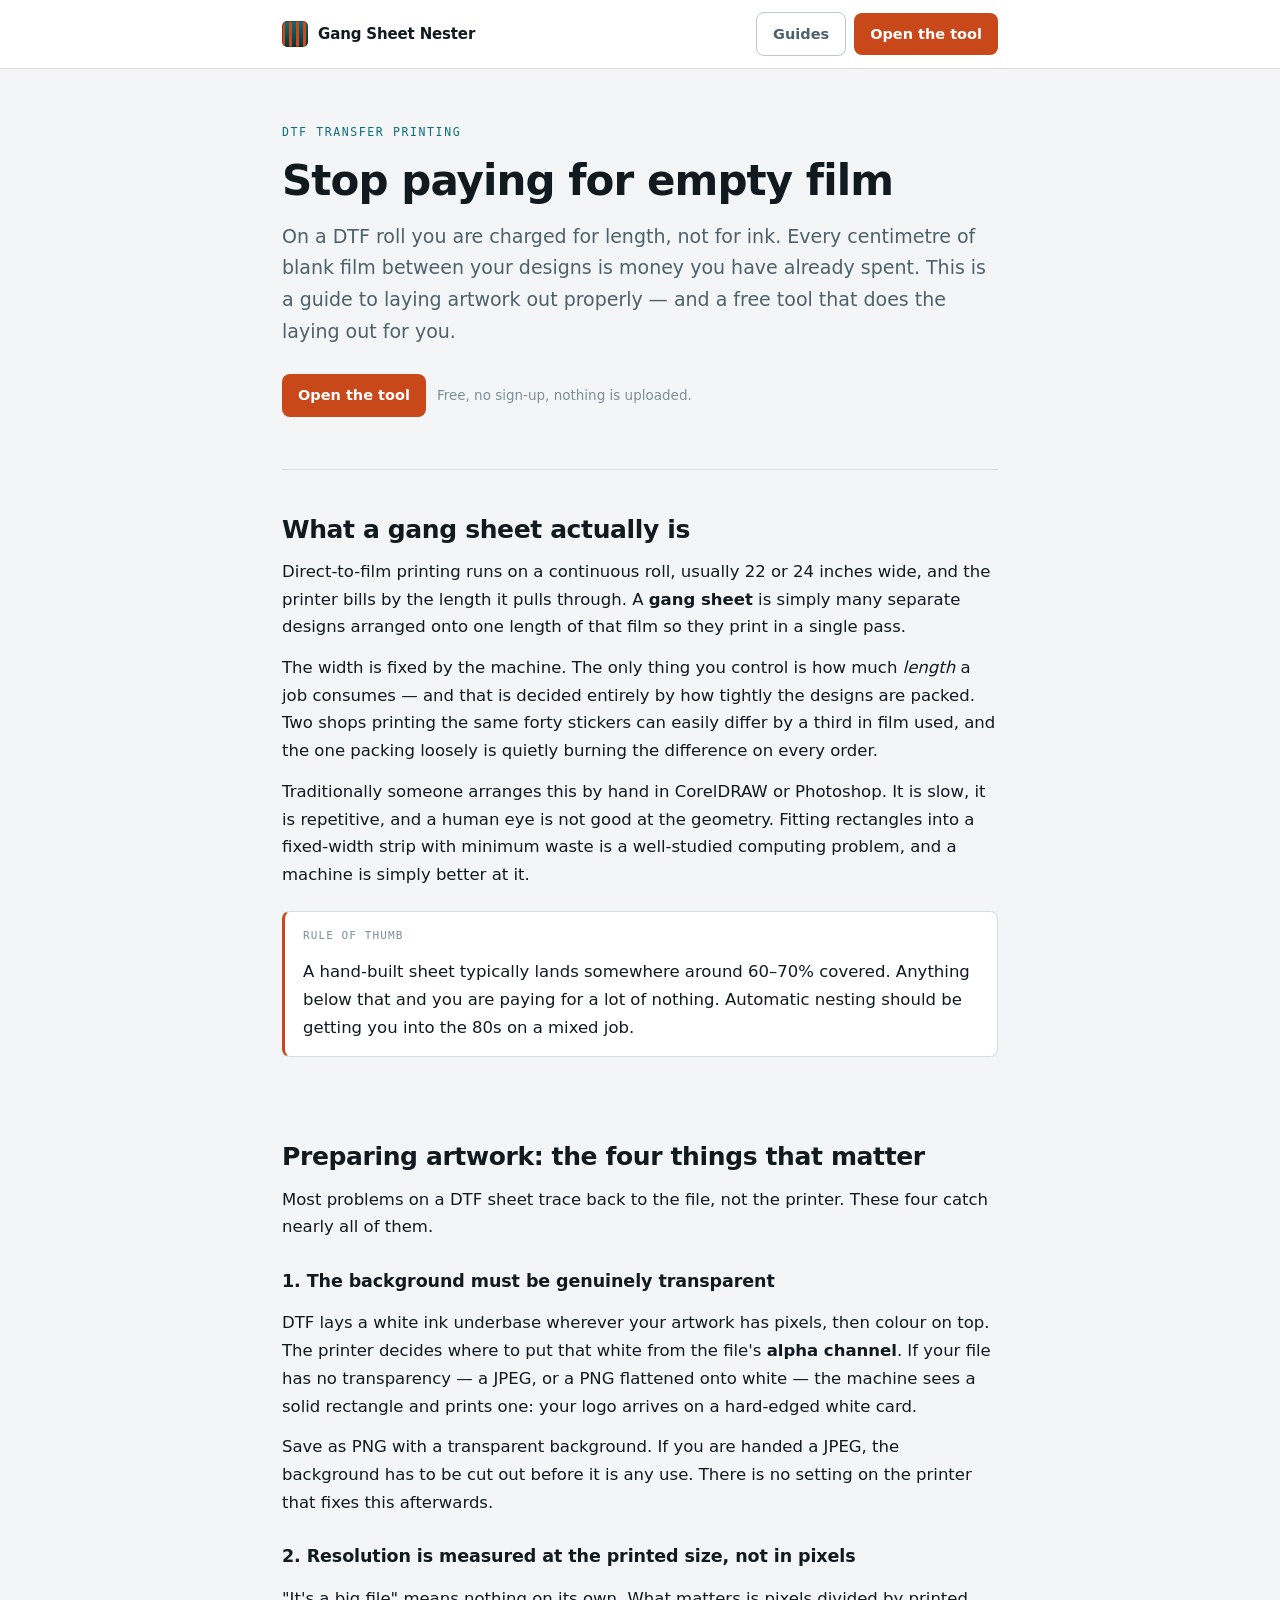
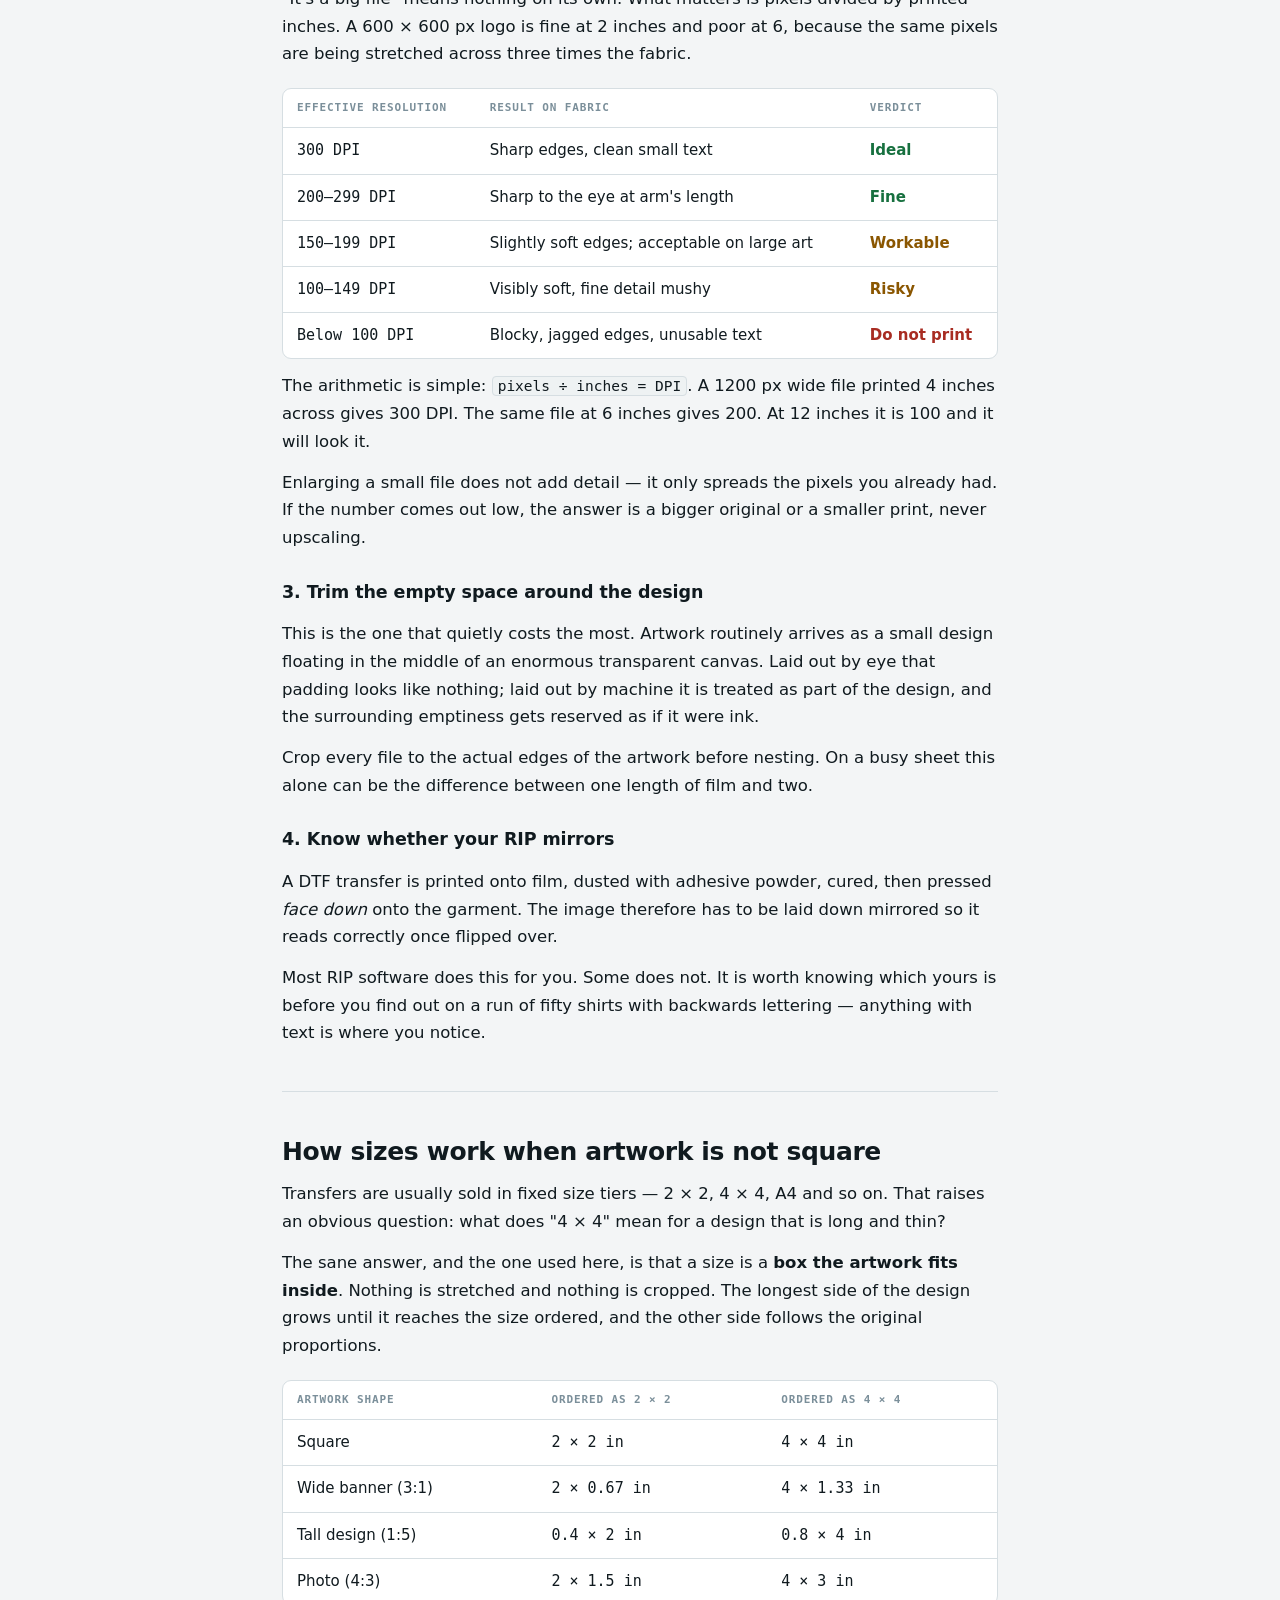
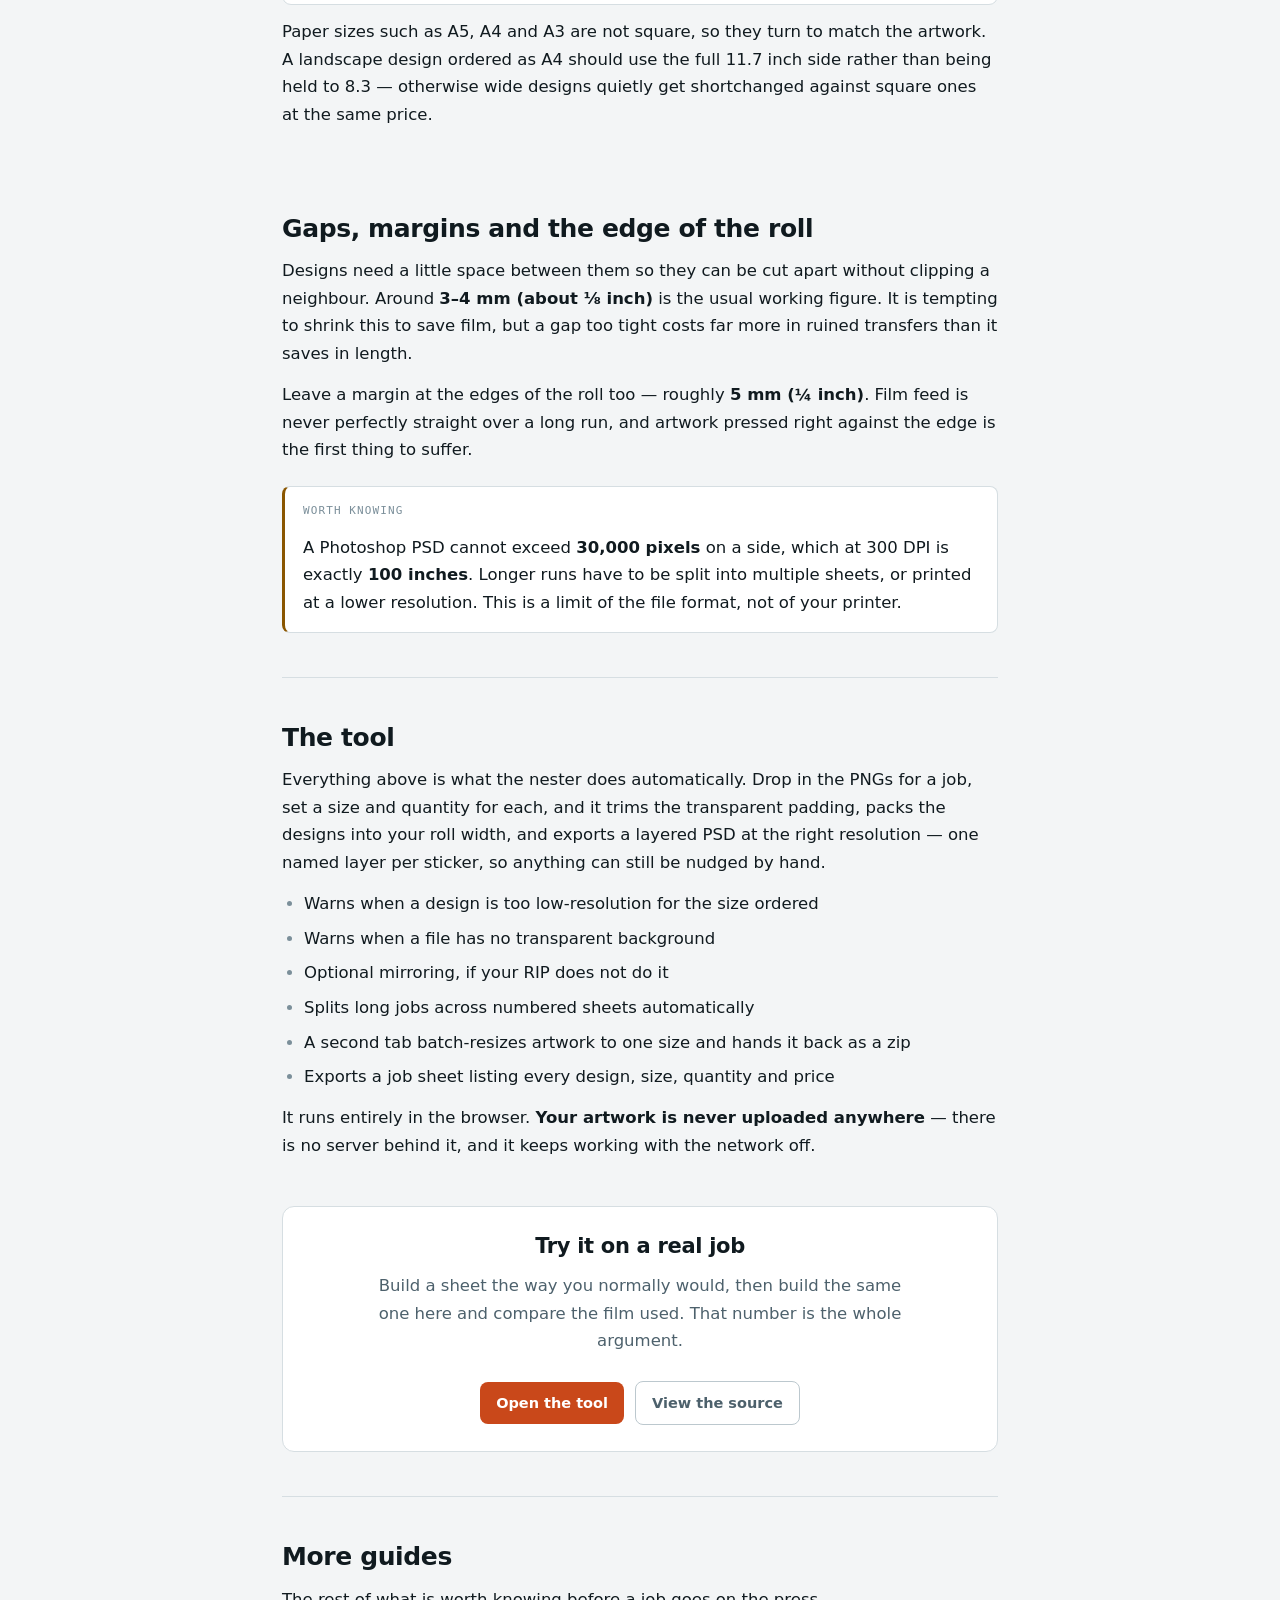
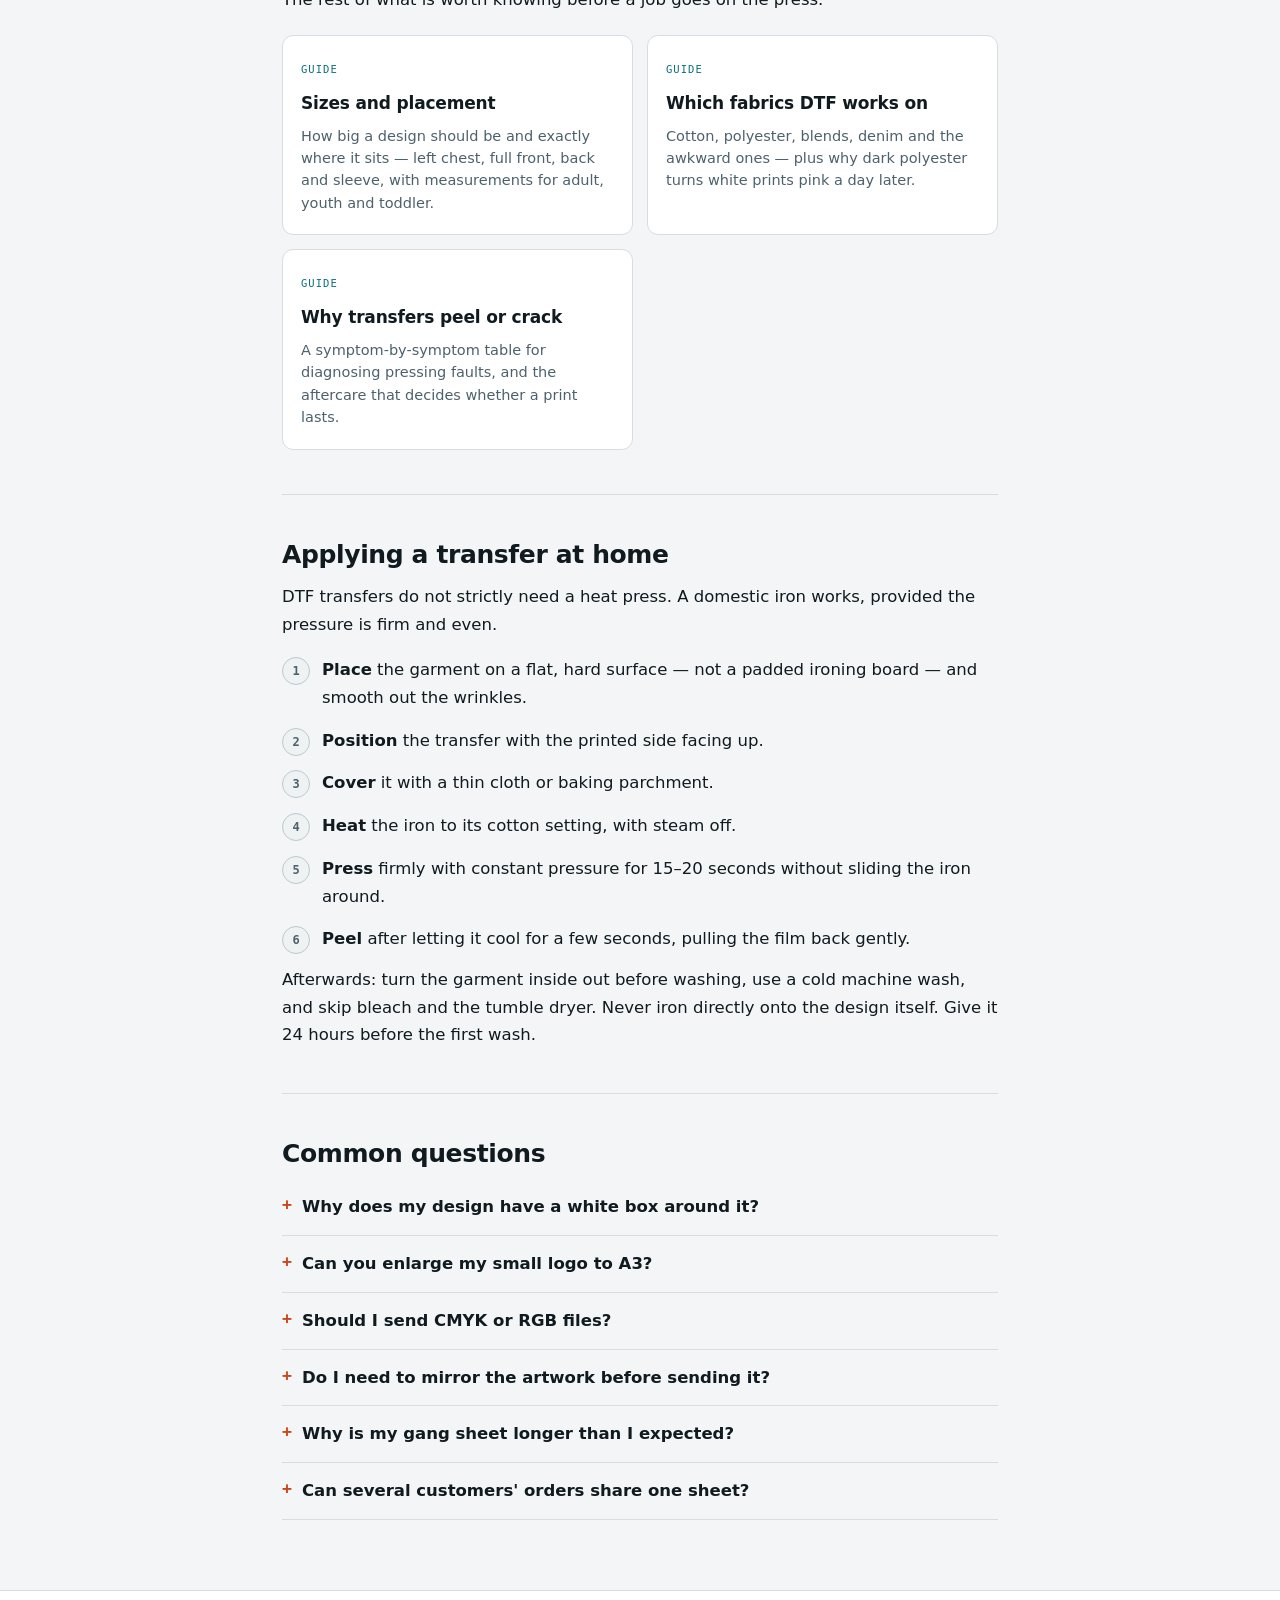
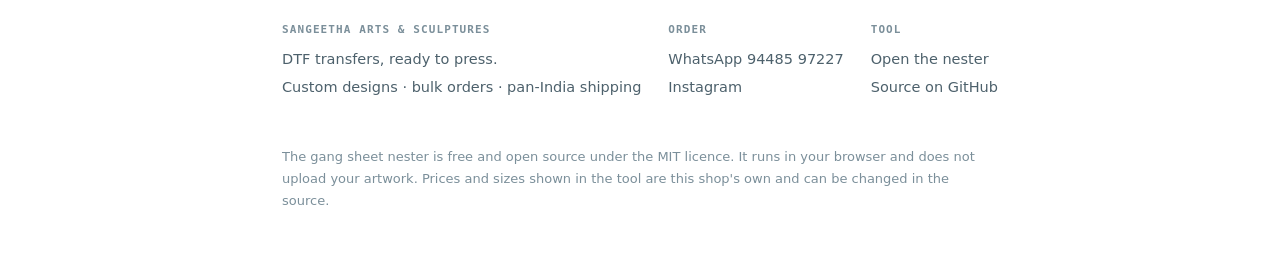
<file: index.html>
<!doctype html>
<html lang="en">
<head>
<meta charset="utf-8">
<meta name="viewport" content="width=device-width, initial-scale=1">
<title>DTF Gang Sheets: how to prepare artwork and stop wasting film</title>
<meta name="description" content="A practical guide to preparing artwork for DTF gang sheet printing — transparency, resolution, sizing, gaps and mirroring — plus a free tool that nests your PNGs into a roll and exports a layered PSD.">
<link rel="canonical" href="https://dhanud72.github.io/dtf-gang-sheet-nester/">
<link rel="stylesheet" href="./style.css">
</head>
<body>

<div class="top">
  <div class="wrap">
    <a class="logo" href="./"><span class="mark" aria-hidden="true"></span><b>Gang Sheet Nester</b></a>
    <nav>
      <a class="btn ghost" href="#guides">Guides</a>
      <a class="btn" href="./tool.html">Open the tool</a>
    </nav>
  </div>
</div>

<div class="wrap">

<header class="hero">
  <div class="eyebrow">DTF transfer printing</div>
  <h1>Stop paying for empty film</h1>
  <p class="standfirst">
    On a DTF roll you are charged for length, not for ink. Every centimetre of blank film
    between your designs is money you have already spent. This is a guide to laying artwork
    out properly — and a free tool that does the laying out for you.
  </p>
  <div class="cta-row">
    <a class="btn" href="./tool.html">Open the tool</a>
    <span class="cta-note">Free, no sign-up, nothing is uploaded.</span>
  </div>
</header>

<div class="rule"></div>

<main>

<section>
  <h2>What a gang sheet actually is</h2>
  <p>
    Direct-to-film printing runs on a continuous roll, usually 22 or 24 inches wide, and the
    printer bills by the length it pulls through. A <strong>gang sheet</strong> is simply many
    separate designs arranged onto one length of that film so they print in a single pass.
  </p>
  <p>
    The width is fixed by the machine. The only thing you control is how much
    <em>length</em> a job consumes — and that is decided entirely by how tightly the designs
    are packed. Two shops printing the same forty stickers can easily differ by a third in film
    used, and the one packing loosely is quietly burning the difference on every order.
  </p>
  <p>
    Traditionally someone arranges this by hand in CorelDRAW or Photoshop. It is slow,
    it is repetitive, and a human eye is not good at the geometry. Fitting rectangles into a
    fixed-width strip with minimum waste is a well-studied computing problem, and a machine
    is simply better at it.
  </p>

  <div class="callout">
    <p class="lbl">Rule of thumb</p>
    <p>
      A hand-built sheet typically lands somewhere around 60–70% covered. Anything below
      that and you are paying for a lot of nothing. Automatic nesting should be getting you
      into the 80s on a mixed job.
    </p>
  </div>
</section>

<div class="adslot" id="ad-top"></div>

<section>
  <h2>Preparing artwork: the four things that matter</h2>
  <p>
    Most problems on a DTF sheet trace back to the file, not the printer. These four
    catch nearly all of them.
  </p>

  <h3>1. The background must be genuinely transparent</h3>
  <p>
    DTF lays a white ink underbase wherever your artwork has pixels, then colour on top.
    The printer decides where to put that white from the file's <strong>alpha channel</strong>.
    If your file has no transparency — a JPEG, or a PNG flattened onto white — the machine
    sees a solid rectangle and prints one: your logo arrives on a hard-edged white card.
  </p>
  <p>
    Save as PNG with a transparent background. If you are handed a JPEG, the background has
    to be cut out before it is any use. There is no setting on the printer that fixes this
    afterwards.
  </p>

  <h3>2. Resolution is measured at the printed size, not in pixels</h3>
  <p>
    "It's a big file" means nothing on its own. What matters is pixels divided by printed
    inches. A 600 × 600 px logo is fine at 2 inches and poor at 6, because the same pixels
    are being stretched across three times the fabric.
  </p>

  <div class="tbl">
    <table>
      <thead>
        <tr><th>Effective resolution</th><th>Result on fabric</th><th>Verdict</th></tr>
      </thead>
      <tbody>
        <tr><td class="num">300 DPI</td><td>Sharp edges, clean small text</td><td class="ok">Ideal</td></tr>
        <tr><td class="num">200–299 DPI</td><td>Sharp to the eye at arm's length</td><td class="ok">Fine</td></tr>
        <tr><td class="num">150–199 DPI</td><td>Slightly soft edges; acceptable on large art</td><td class="mid">Workable</td></tr>
        <tr><td class="num">100–149 DPI</td><td>Visibly soft, fine detail mushy</td><td class="mid">Risky</td></tr>
        <tr><td class="num">Below 100 DPI</td><td>Blocky, jagged edges, unusable text</td><td class="no">Do not print</td></tr>
      </tbody>
    </table>
  </div>

  <p>
    The arithmetic is simple: <code>pixels ÷ inches = DPI</code>. A 1200 px wide file printed
    4 inches across gives 300 DPI. The same file at 6 inches gives 200. At 12 inches it is 100
    and it will look it.
  </p>
  <p>
    Enlarging a small file does not add detail — it only spreads the pixels you already had.
    If the number comes out low, the answer is a bigger original or a smaller print, never
    upscaling.
  </p>

  <h3>3. Trim the empty space around the design</h3>
  <p>
    This is the one that quietly costs the most. Artwork routinely arrives as a small design
    floating in the middle of an enormous transparent canvas. Laid out by eye that padding
    looks like nothing; laid out by machine it is treated as part of the design, and the
    surrounding emptiness gets reserved as if it were ink.
  </p>
  <p>
    Crop every file to the actual edges of the artwork before nesting. On a busy sheet this
    alone can be the difference between one length of film and two.
  </p>

  <h3>4. Know whether your RIP mirrors</h3>
  <p>
    A DTF transfer is printed onto film, dusted with adhesive powder, cured, then pressed
    <em>face down</em> onto the garment. The image therefore has to be laid down mirrored so
    it reads correctly once flipped over.
  </p>
  <p>
    Most RIP software does this for you. Some does not. It is worth knowing which yours is
    before you find out on a run of fifty shirts with backwards lettering — anything with
    text is where you notice.
  </p>
</section>

<div class="rule"></div>

<section>
  <h2>How sizes work when artwork is not square</h2>
  <p>
    Transfers are usually sold in fixed size tiers — 2 × 2, 4 × 4, A4 and so on. That raises
    an obvious question: what does "4 × 4" mean for a design that is long and thin?
  </p>
  <p>
    The sane answer, and the one used here, is that a size is a <strong>box the artwork fits
    inside</strong>. Nothing is stretched and nothing is cropped. The longest side of the design
    grows until it reaches the size ordered, and the other side follows the original
    proportions.
  </p>

  <div class="tbl">
    <table>
      <thead>
        <tr><th>Artwork shape</th><th>Ordered as 2 × 2</th><th>Ordered as 4 × 4</th></tr>
      </thead>
      <tbody>
        <tr><td>Square</td><td class="num">2 × 2 in</td><td class="num">4 × 4 in</td></tr>
        <tr><td>Wide banner (3:1)</td><td class="num">2 × 0.67 in</td><td class="num">4 × 1.33 in</td></tr>
        <tr><td>Tall design (1:5)</td><td class="num">0.4 × 2 in</td><td class="num">0.8 × 4 in</td></tr>
        <tr><td>Photo (4:3)</td><td class="num">2 × 1.5 in</td><td class="num">4 × 3 in</td></tr>
      </tbody>
    </table>
  </div>

  <p>
    Paper sizes such as A5, A4 and A3 are not square, so they turn to match the artwork. A
    landscape design ordered as A4 should use the full 11.7 inch side rather than being held
    to 8.3 — otherwise wide designs quietly get shortchanged against square ones at the same
    price.
  </p>
</section>

<div class="adslot" id="ad-mid"></div>

<section>
  <h2>Gaps, margins and the edge of the roll</h2>
  <p>
    Designs need a little space between them so they can be cut apart without clipping a
    neighbour. Around <strong>3–4 mm (about ⅛ inch)</strong> is the usual working figure. It is
    tempting to shrink this to save film, but a gap too tight costs far more in ruined
    transfers than it saves in length.
  </p>
  <p>
    Leave a margin at the edges of the roll too — roughly <strong>5 mm (¼ inch)</strong>.
    Film feed is never perfectly straight over a long run, and artwork pressed right against
    the edge is the first thing to suffer.
  </p>

  <div class="callout warn">
    <p class="lbl">Worth knowing</p>
    <p>
      A Photoshop PSD cannot exceed <strong>30,000 pixels</strong> on a side, which at 300 DPI
      is exactly <strong>100 inches</strong>. Longer runs have to be split into multiple sheets,
      or printed at a lower resolution. This is a limit of the file format, not of your printer.
    </p>
  </div>
</section>

<div class="rule"></div>

<section>
  <h2>The tool</h2>
  <p>
    Everything above is what the nester does automatically. Drop in the PNGs for a job, set a
    size and quantity for each, and it trims the transparent padding, packs the designs into
    your roll width, and exports a layered PSD at the right resolution — one named layer per
    sticker, so anything can still be nudged by hand.
  </p>
  <ul>
    <li>Warns when a design is too low-resolution for the size ordered</li>
    <li>Warns when a file has no transparent background</li>
    <li>Optional mirroring, if your RIP does not do it</li>
    <li>Splits long jobs across numbered sheets automatically</li>
    <li>A second tab batch-resizes artwork to one size and hands it back as a zip</li>
    <li>Exports a job sheet listing every design, size, quantity and price</li>
  </ul>
  <p>
    It runs entirely in the browser. <strong>Your artwork is never uploaded anywhere</strong> —
    there is no server behind it, and it keeps working with the network off.
  </p>

  <div class="endcta">
    <h2>Try it on a real job</h2>
    <p>
      Build a sheet the way you normally would, then build the same one here and compare the
      film used. That number is the whole argument.
    </p>
    <div class="cta-row" style="justify-content:center">
      <a class="btn" href="./tool.html">Open the tool</a>
      <a class="btn ghost" href="https://github.com/dhanud72/dtf-gang-sheet-nester">View the source</a>
    </div>
  </div>
</section>

<div class="rule"></div>

<section id="guides">
  <h2>More guides</h2>
  <p>
    The rest of what is worth knowing before a job goes on the press.
  </p>
  <div class="cards">
    <a class="card" href="./sizes-and-placement.html">
      <span class="k">Guide</span>
      <h3>Sizes and placement</h3>
      <p>How big a design should be and exactly where it sits — left chest, full front, back and sleeve, with measurements for adult, youth and toddler.</p>
    </a>
    <a class="card" href="./fabrics.html">
      <span class="k">Guide</span>
      <h3>Which fabrics DTF works on</h3>
      <p>Cotton, polyester, blends, denim and the awkward ones — plus why dark polyester turns white prints pink a day later.</p>
    </a>
    <a class="card" href="./troubleshooting.html">
      <span class="k">Guide</span>
      <h3>Why transfers peel or crack</h3>
      <p>A symptom-by-symptom table for diagnosing pressing faults, and the aftercare that decides whether a print lasts.</p>
    </a>
  </div>
</section>

<div class="rule"></div>

<section>
  <h2>Applying a transfer at home</h2>
  <p>
    DTF transfers do not strictly need a heat press. A domestic iron works, provided the
    pressure is firm and even.
  </p>
  <ol class="steps">
    <li><strong>Place</strong> the garment on a flat, hard surface — not a padded ironing board — and smooth out the wrinkles.</li>
    <li><strong>Position</strong> the transfer with the printed side facing up.</li>
    <li><strong>Cover</strong> it with a thin cloth or baking parchment.</li>
    <li><strong>Heat</strong> the iron to its cotton setting, with steam off.</li>
    <li><strong>Press</strong> firmly with constant pressure for 15–20 seconds without sliding the iron around.</li>
    <li><strong>Peel</strong> after letting it cool for a few seconds, pulling the film back gently.</li>
  </ol>
  <p>
    Afterwards: turn the garment inside out before washing, use a cold machine wash, and skip
    bleach and the tumble dryer. Never iron directly onto the design itself. Give it 24 hours
    before the first wash.
  </p>
</section>

<div class="rule"></div>

<section>
  <h2>Common questions</h2>
  <div class="faq">
    <details>
      <summary>Why does my design have a white box around it?</summary>
      <p>The file has no transparent background — almost always because it is a JPEG, or a PNG that was flattened. DTF prints white ink wherever the file says there are pixels, so a solid background becomes a solid printed rectangle. The background has to be removed in the artwork before printing.</p>
    </details>
    <details>
      <summary>Can you enlarge my small logo to A3?</summary>
      <p>It can be enlarged, but no detail is created by doing so — the existing pixels are just spread further apart, and the result looks soft or blocky. Check pixels ÷ inches: below about 150 you will see it on the garment. A vector file or a larger original is the real fix.</p>
    </details>
    <details>
      <summary>Should I send CMYK or RGB files?</summary>
      <p>Send RGB. The RIP converts to the printer's own ink set and generates the white underbase from the transparency. Converting to CMYK yourself first usually dulls the colours without helping anything.</p>
    </details>
    <details>
      <summary>Do I need to mirror the artwork before sending it?</summary>
      <p>Normally no — mirroring is the printer's job, and most RIP software does it automatically. Send the artwork the right way round unless you have specifically been asked otherwise, or you risk it being mirrored twice.</p>
    </details>
    <details>
      <summary>Why is my gang sheet longer than I expected?</summary>
      <p>Usually transparent padding around the designs, which reserves space as though it were artwork. Trimming each file to the edge of its design is the single biggest saving available. Awkward shapes and a large gap setting account for most of the rest.</p>
    </details>
    <details>
      <summary>Can several customers' orders share one sheet?</summary>
      <p>Yes, and it is normally the cheapest way to print. The practical difficulty is sorting afterwards, so name the layers or keep a job sheet listing what belongs to whom before the film is cut.</p>
    </details>
  </div>
</section>

</main>
</div>

<footer>
  <div class="wrap">
    <div class="fcol">
      <h4>Sangeetha Arts &amp; Sculptures</h4>
      <p>DTF transfers, ready to press.</p>
      <p>Custom designs · bulk orders · pan-India shipping</p>
    </div>
    <div class="fcol">
      <h4>Order</h4>
      <a href="https://wa.me/919448597227">WhatsApp 94485 97227</a>
      <a href="https://instagram.com/sangeethaartandsculptures">Instagram</a>
    </div>
    <div class="fcol">
      <h4>Tool</h4>
      <a href="./tool.html">Open the nester</a>
      <a href="https://github.com/dhanud72/dtf-gang-sheet-nester">Source on GitHub</a>
    </div>
    <p class="fine">
      The gang sheet nester is free and open source under the MIT licence. It runs in your
      browser and does not upload your artwork. Prices and sizes shown in the tool are this
      shop's own and can be changed in the source.
    </p>
  </div>
</footer>

<script src="./ads.js"></script>
</body>
</html>
</file>
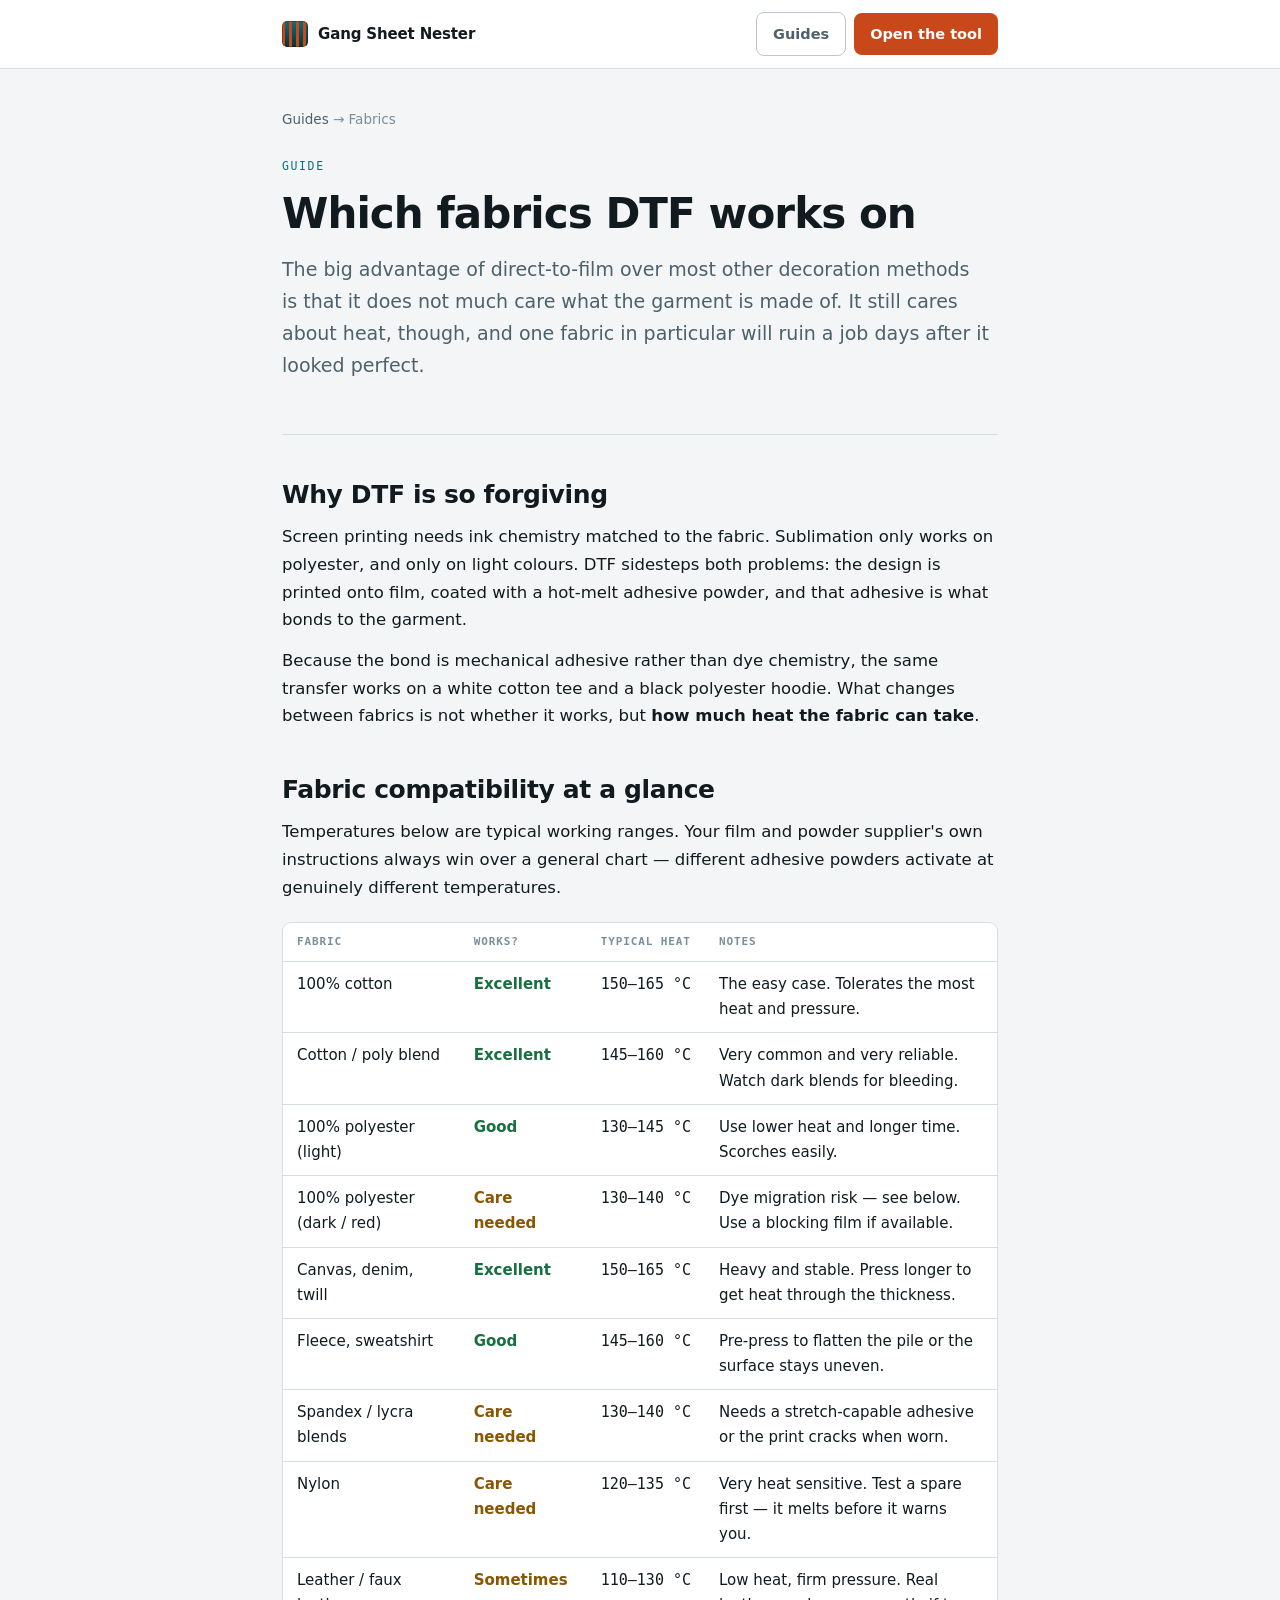
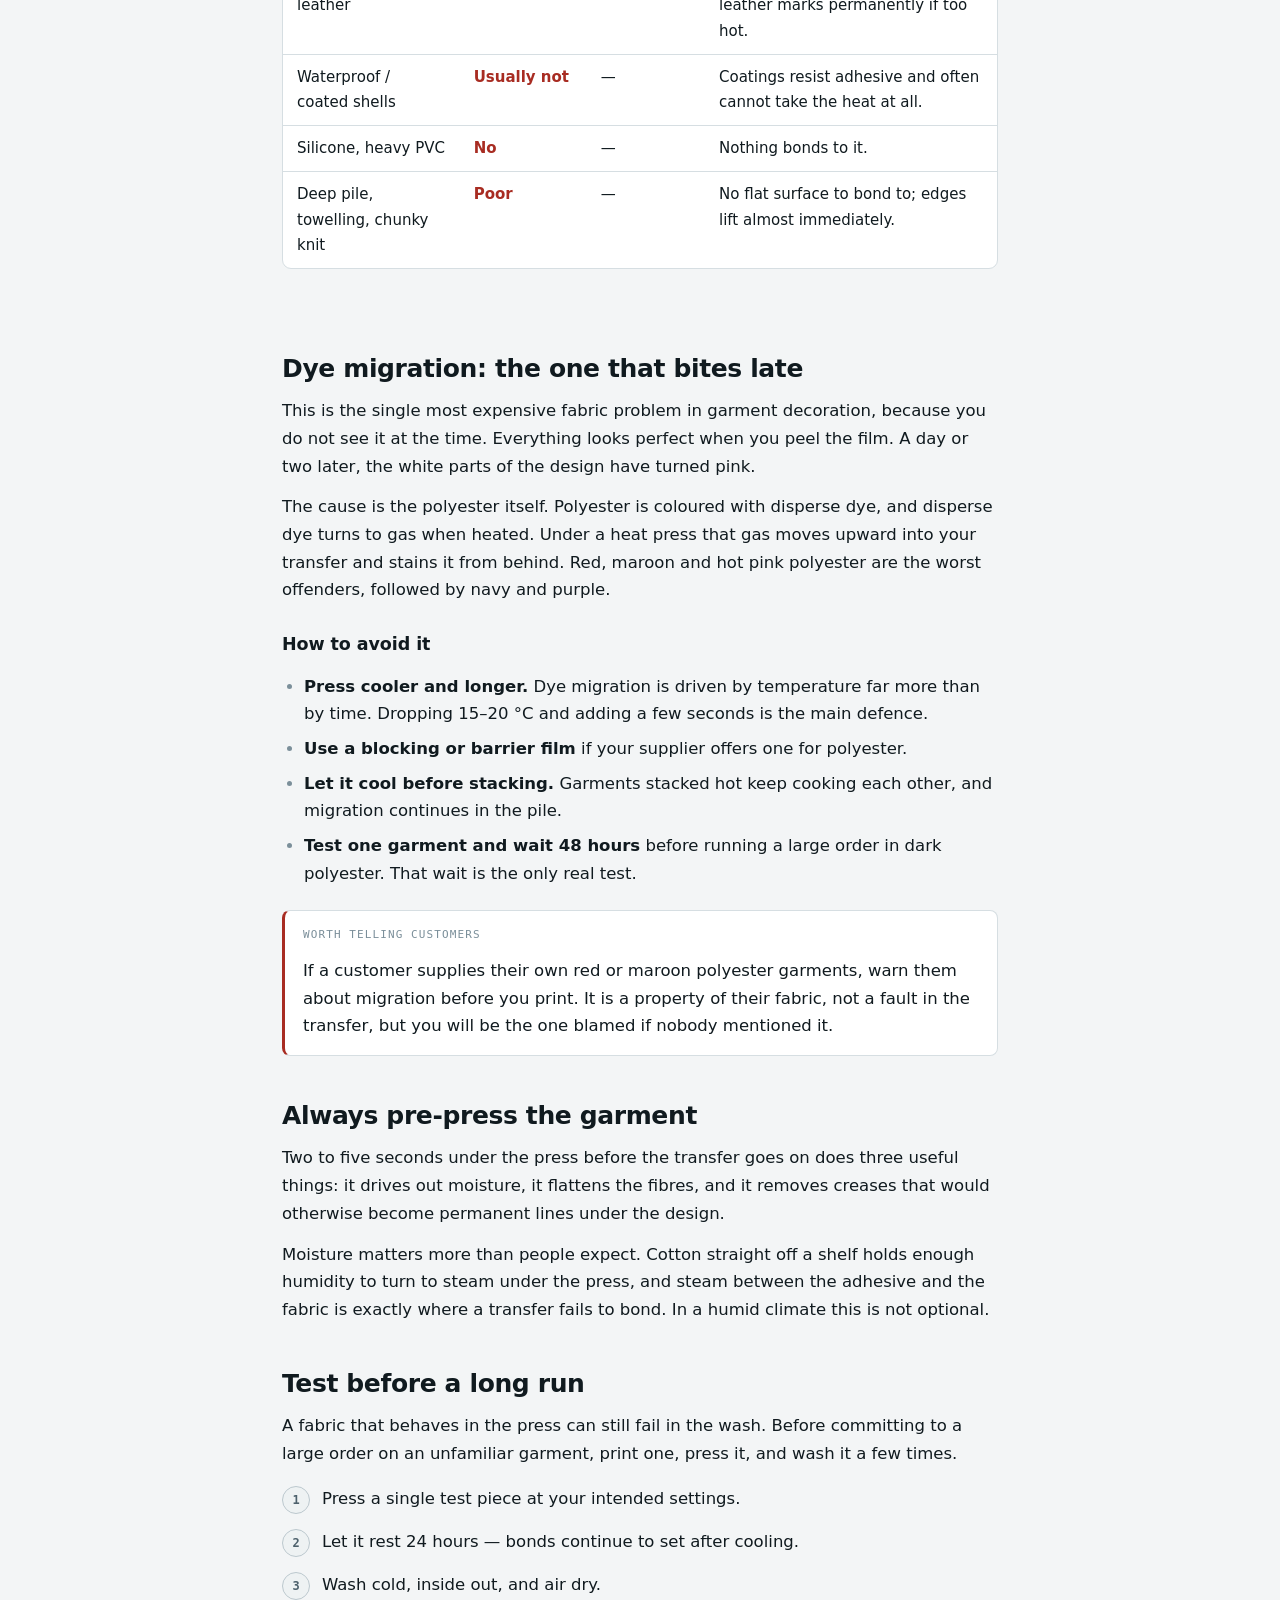
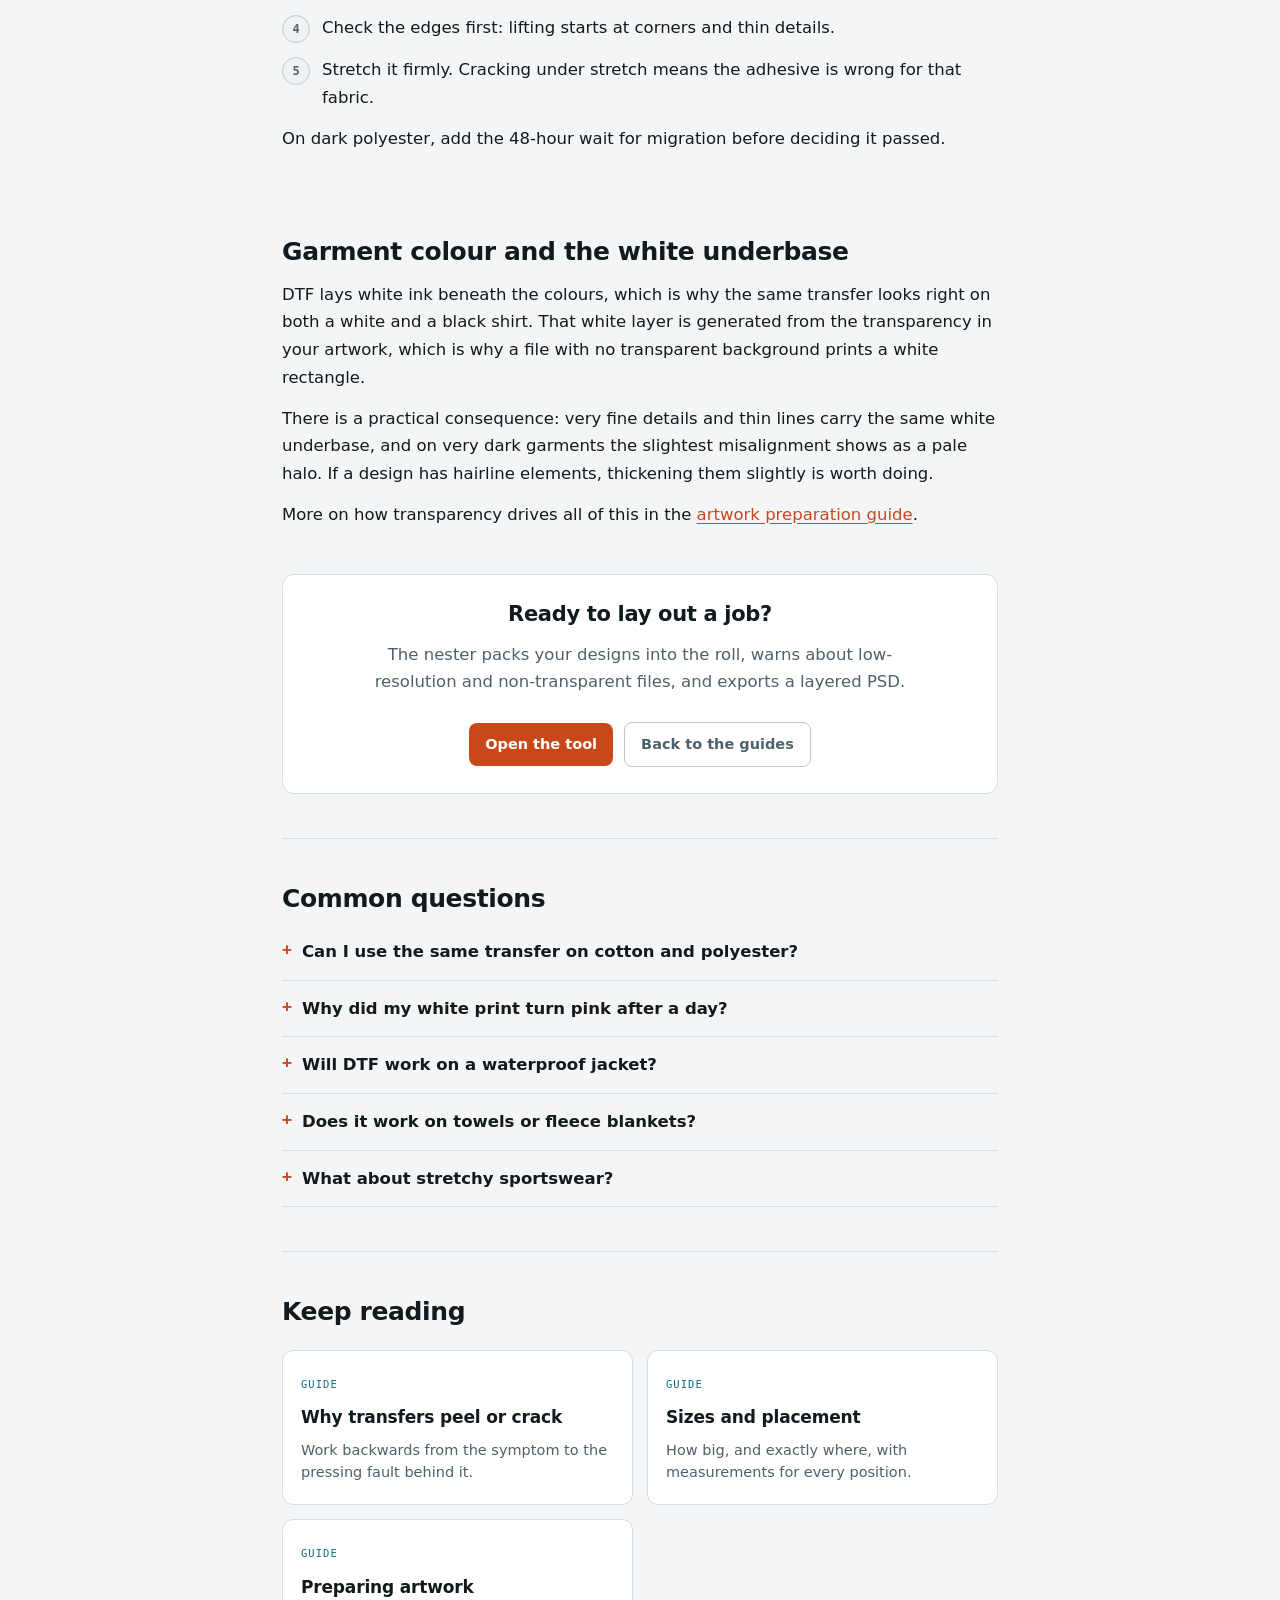
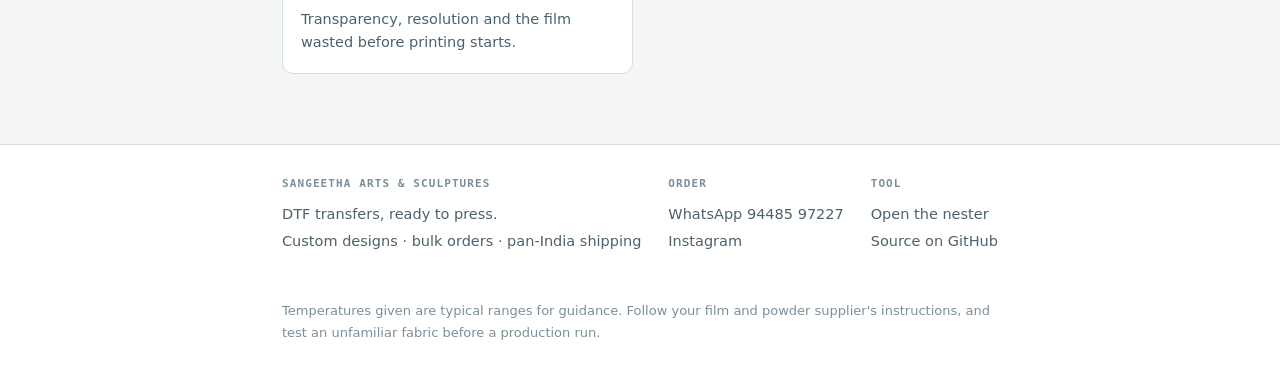
<file: fabrics.html>
<!doctype html>
<html lang="en">
<head>
<meta charset="utf-8">
<meta name="viewport" content="width=device-width, initial-scale=1">
<title>Which fabrics DTF transfers work on</title>
<meta name="description" content="DTF prints onto cotton, polyester, blends, canvas and more — but each needs different heat. A guide to fabric compatibility, dye migration on dark polyester, and what genuinely does not work.">
<link rel="canonical" href="https://dhanud72.github.io/dtf-gang-sheet-nester/fabrics.html">
<link rel="stylesheet" href="./style.css">
</head>
<body>

<div class="top">
  <div class="wrap">
    <a class="logo" href="./"><span class="mark" aria-hidden="true"></span><b>Gang Sheet Nester</b></a>
    <nav>
      <a class="btn ghost" href="./">Guides</a>
      <a class="btn" href="./tool.html">Open the tool</a>
    </nav>
  </div>
</div>

<div class="wrap">

<p class="crumb"><a href="./">Guides</a> → Fabrics</p>

<header class="hero" style="padding-top:26px">
  <div class="eyebrow">Guide</div>
  <h1>Which fabrics DTF works on</h1>
  <p class="standfirst">
    The big advantage of direct-to-film over most other decoration methods is that it does not
    much care what the garment is made of. It still cares about heat, though, and one fabric in
    particular will ruin a job days after it looked perfect.
  </p>
</header>

<div class="rule"></div>

<main>

<section>
  <h2>Why DTF is so forgiving</h2>
  <p>
    Screen printing needs ink chemistry matched to the fabric. Sublimation only works on
    polyester, and only on light colours. DTF sidesteps both problems: the design is printed
    onto film, coated with a hot-melt adhesive powder, and that adhesive is what bonds to the
    garment.
  </p>
  <p>
    Because the bond is mechanical adhesive rather than dye chemistry, the same transfer works
    on a white cotton tee and a black polyester hoodie. What changes between fabrics is not
    whether it works, but <strong>how much heat the fabric can take</strong>.
  </p>
</section>

<section>
  <h2>Fabric compatibility at a glance</h2>
  <p>
    Temperatures below are typical working ranges. Your film and powder supplier's own
    instructions always win over a general chart — different adhesive powders activate at
    genuinely different temperatures.
  </p>

  <div class="tbl">
    <table>
      <thead>
        <tr><th>Fabric</th><th>Works?</th><th>Typical heat</th><th>Notes</th></tr>
      </thead>
      <tbody>
        <tr>
          <td>100% cotton</td><td class="ok">Excellent</td><td class="num">150–165 °C</td>
          <td>The easy case. Tolerates the most heat and pressure.</td>
        </tr>
        <tr>
          <td>Cotton / poly blend</td><td class="ok">Excellent</td><td class="num">145–160 °C</td>
          <td>Very common and very reliable. Watch dark blends for bleeding.</td>
        </tr>
        <tr>
          <td>100% polyester (light)</td><td class="ok">Good</td><td class="num">130–145 °C</td>
          <td>Use lower heat and longer time. Scorches easily.</td>
        </tr>
        <tr>
          <td>100% polyester (dark / red)</td><td class="mid">Care needed</td><td class="num">130–140 °C</td>
          <td>Dye migration risk — see below. Use a blocking film if available.</td>
        </tr>
        <tr>
          <td>Canvas, denim, twill</td><td class="ok">Excellent</td><td class="num">150–165 °C</td>
          <td>Heavy and stable. Press longer to get heat through the thickness.</td>
        </tr>
        <tr>
          <td>Fleece, sweatshirt</td><td class="ok">Good</td><td class="num">145–160 °C</td>
          <td>Pre-press to flatten the pile or the surface stays uneven.</td>
        </tr>
        <tr>
          <td>Spandex / lycra blends</td><td class="mid">Care needed</td><td class="num">130–140 °C</td>
          <td>Needs a stretch-capable adhesive or the print cracks when worn.</td>
        </tr>
        <tr>
          <td>Nylon</td><td class="mid">Care needed</td><td class="num">120–135 °C</td>
          <td>Very heat sensitive. Test a spare first — it melts before it warns you.</td>
        </tr>
        <tr>
          <td>Leather / faux leather</td><td class="mid">Sometimes</td><td class="num">110–130 °C</td>
          <td>Low heat, firm pressure. Real leather marks permanently if too hot.</td>
        </tr>
        <tr>
          <td>Waterproof / coated shells</td><td class="no">Usually not</td><td>—</td>
          <td>Coatings resist adhesive and often cannot take the heat at all.</td>
        </tr>
        <tr>
          <td>Silicone, heavy PVC</td><td class="no">No</td><td>—</td>
          <td>Nothing bonds to it.</td>
        </tr>
        <tr>
          <td>Deep pile, towelling, chunky knit</td><td class="no">Poor</td><td>—</td>
          <td>No flat surface to bond to; edges lift almost immediately.</td>
        </tr>
      </tbody>
    </table>
  </div>
</section>

<div class="adslot"></div>

<section>
  <h2>Dye migration: the one that bites late</h2>
  <p>
    This is the single most expensive fabric problem in garment decoration, because you do not
    see it at the time. Everything looks perfect when you peel the film. A day or two later,
    the white parts of the design have turned pink.
  </p>
  <p>
    The cause is the polyester itself. Polyester is coloured with disperse dye, and disperse
    dye turns to gas when heated. Under a heat press that gas moves upward into your transfer
    and stains it from behind. Red, maroon and hot pink polyester are the worst offenders,
    followed by navy and purple.
  </p>

  <h3>How to avoid it</h3>
  <ul>
    <li><strong>Press cooler and longer.</strong> Dye migration is driven by temperature far more than by time. Dropping 15–20 °C and adding a few seconds is the main defence.</li>
    <li><strong>Use a blocking or barrier film</strong> if your supplier offers one for polyester.</li>
    <li><strong>Let it cool before stacking.</strong> Garments stacked hot keep cooking each other, and migration continues in the pile.</li>
    <li><strong>Test one garment and wait 48 hours</strong> before running a large order in dark polyester. That wait is the only real test.</li>
  </ul>

  <div class="callout bad">
    <p class="lbl">Worth telling customers</p>
    <p>
      If a customer supplies their own red or maroon polyester garments, warn them about
      migration before you print. It is a property of their fabric, not a fault in the
      transfer, but you will be the one blamed if nobody mentioned it.
    </p>
  </div>
</section>

<section>
  <h2>Always pre-press the garment</h2>
  <p>
    Two to five seconds under the press before the transfer goes on does three useful things:
    it drives out moisture, it flattens the fibres, and it removes creases that would otherwise
    become permanent lines under the design.
  </p>
  <p>
    Moisture matters more than people expect. Cotton straight off a shelf holds enough humidity
    to turn to steam under the press, and steam between the adhesive and the fabric is exactly
    where a transfer fails to bond. In a humid climate this is not optional.
  </p>
</section>

<section>
  <h2>Test before a long run</h2>
  <p>
    A fabric that behaves in the press can still fail in the wash. Before committing to a large
    order on an unfamiliar garment, print one, press it, and wash it a few times.
  </p>
  <ol class="steps">
    <li>Press a single test piece at your intended settings.</li>
    <li>Let it rest 24 hours — bonds continue to set after cooling.</li>
    <li>Wash cold, inside out, and air dry.</li>
    <li>Check the edges first: lifting starts at corners and thin details.</li>
    <li>Stretch it firmly. Cracking under stretch means the adhesive is wrong for that fabric.</li>
  </ol>
  <p>
    On dark polyester, add the 48-hour wait for migration before deciding it passed.
  </p>
</section>

<div class="adslot"></div>

<section>
  <h2>Garment colour and the white underbase</h2>
  <p>
    DTF lays white ink beneath the colours, which is why the same transfer looks right on both
    a white and a black shirt. That white layer is generated from the transparency in your
    artwork, which is why a file with no transparent background prints a white rectangle.
  </p>
  <p>
    There is a practical consequence: very fine details and thin lines carry the same white
    underbase, and on very dark garments the slightest misalignment shows as a pale halo. If a
    design has hairline elements, thickening them slightly is worth doing.
  </p>
  <p>
    More on how transparency drives all of this in the
    <a href="./">artwork preparation guide</a>.
  </p>

  <div class="endcta">
    <h2>Ready to lay out a job?</h2>
    <p>
      The nester packs your designs into the roll, warns about low-resolution and
      non-transparent files, and exports a layered PSD.
    </p>
    <div class="cta-row" style="justify-content:center">
      <a class="btn" href="./tool.html">Open the tool</a>
      <a class="btn ghost" href="./">Back to the guides</a>
    </div>
  </div>
</section>

<div class="rule"></div>

<section>
  <h2>Common questions</h2>
  <div class="faq">
    <details>
      <summary>Can I use the same transfer on cotton and polyester?</summary>
      <p>Yes — the transfer itself is the same. What changes is the press setting: polyester wants noticeably lower heat, compensated with a little more time.</p>
    </details>
    <details>
      <summary>Why did my white print turn pink after a day?</summary>
      <p>Dye migration from the polyester underneath. The garment's dye has gassed under heat and stained the transfer from behind. Press cooler next time, and let garments cool flat rather than stacking them warm.</p>
    </details>
    <details>
      <summary>Will DTF work on a waterproof jacket?</summary>
      <p>Usually not. The coating that makes it waterproof also stops adhesive bonding, and most shell fabrics cannot take press temperatures. Always test a hidden area or a spare first.</p>
    </details>
    <details>
      <summary>Does it work on towels or fleece blankets?</summary>
      <p>Fleece is fine if you pre-press to flatten the pile. Towelling is not — there is no flat surface for the adhesive to grip, so the edges lift quickly.</p>
    </details>
    <details>
      <summary>What about stretchy sportswear?</summary>
      <p>It works, but the adhesive has to be able to stretch with the fabric. A standard powder on lycra will craze the first time it is pulled on. Ask your supplier for a stretch-capable powder and test it by stretching a sample hard.</p>
    </details>
  </div>
</section>

<div class="rule"></div>

<section>
  <h2>Keep reading</h2>
  <div class="cards">
    <a class="card" href="./troubleshooting.html">
      <span class="k">Guide</span>
      <h3>Why transfers peel or crack</h3>
      <p>Work backwards from the symptom to the pressing fault behind it.</p>
    </a>
    <a class="card" href="./sizes-and-placement.html">
      <span class="k">Guide</span>
      <h3>Sizes and placement</h3>
      <p>How big, and exactly where, with measurements for every position.</p>
    </a>
    <a class="card" href="./">
      <span class="k">Guide</span>
      <h3>Preparing artwork</h3>
      <p>Transparency, resolution and the film wasted before printing starts.</p>
    </a>
  </div>
</section>

</main>
</div>

<footer>
  <div class="wrap">
    <div class="fcol">
      <h4>Sangeetha Arts &amp; Sculptures</h4>
      <p>DTF transfers, ready to press.</p>
      <p>Custom designs · bulk orders · pan-India shipping</p>
    </div>
    <div class="fcol">
      <h4>Order</h4>
      <a href="https://wa.me/919448597227">WhatsApp 94485 97227</a>
      <a href="https://instagram.com/sangeethaartandsculptures">Instagram</a>
    </div>
    <div class="fcol">
      <h4>Tool</h4>
      <a href="./tool.html">Open the nester</a>
      <a href="https://github.com/dhanud72/dtf-gang-sheet-nester">Source on GitHub</a>
    </div>
    <p class="fine">
      Temperatures given are typical ranges for guidance. Follow your film and powder
      supplier's instructions, and test an unfamiliar fabric before a production run.
    </p>
  </div>
</footer>

<script src="./ads.js"></script>
</body>
</html>
</file>
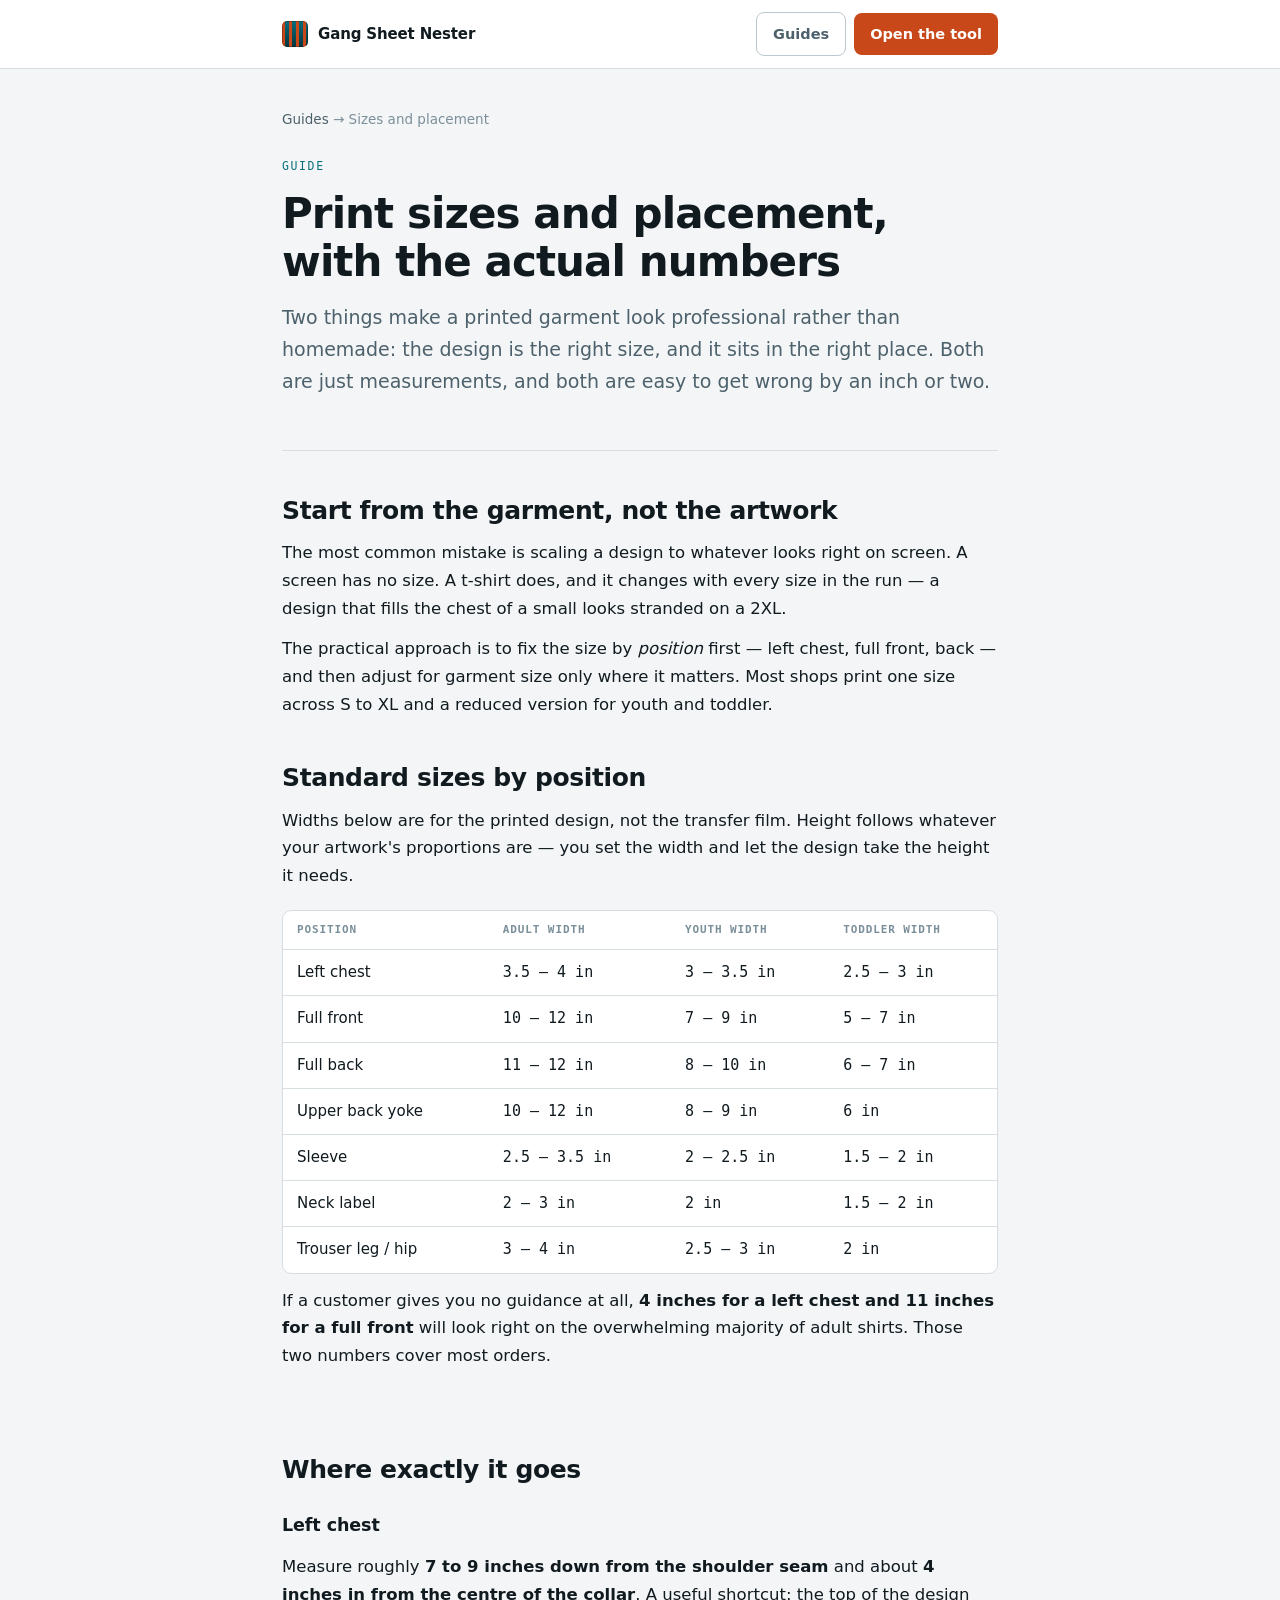
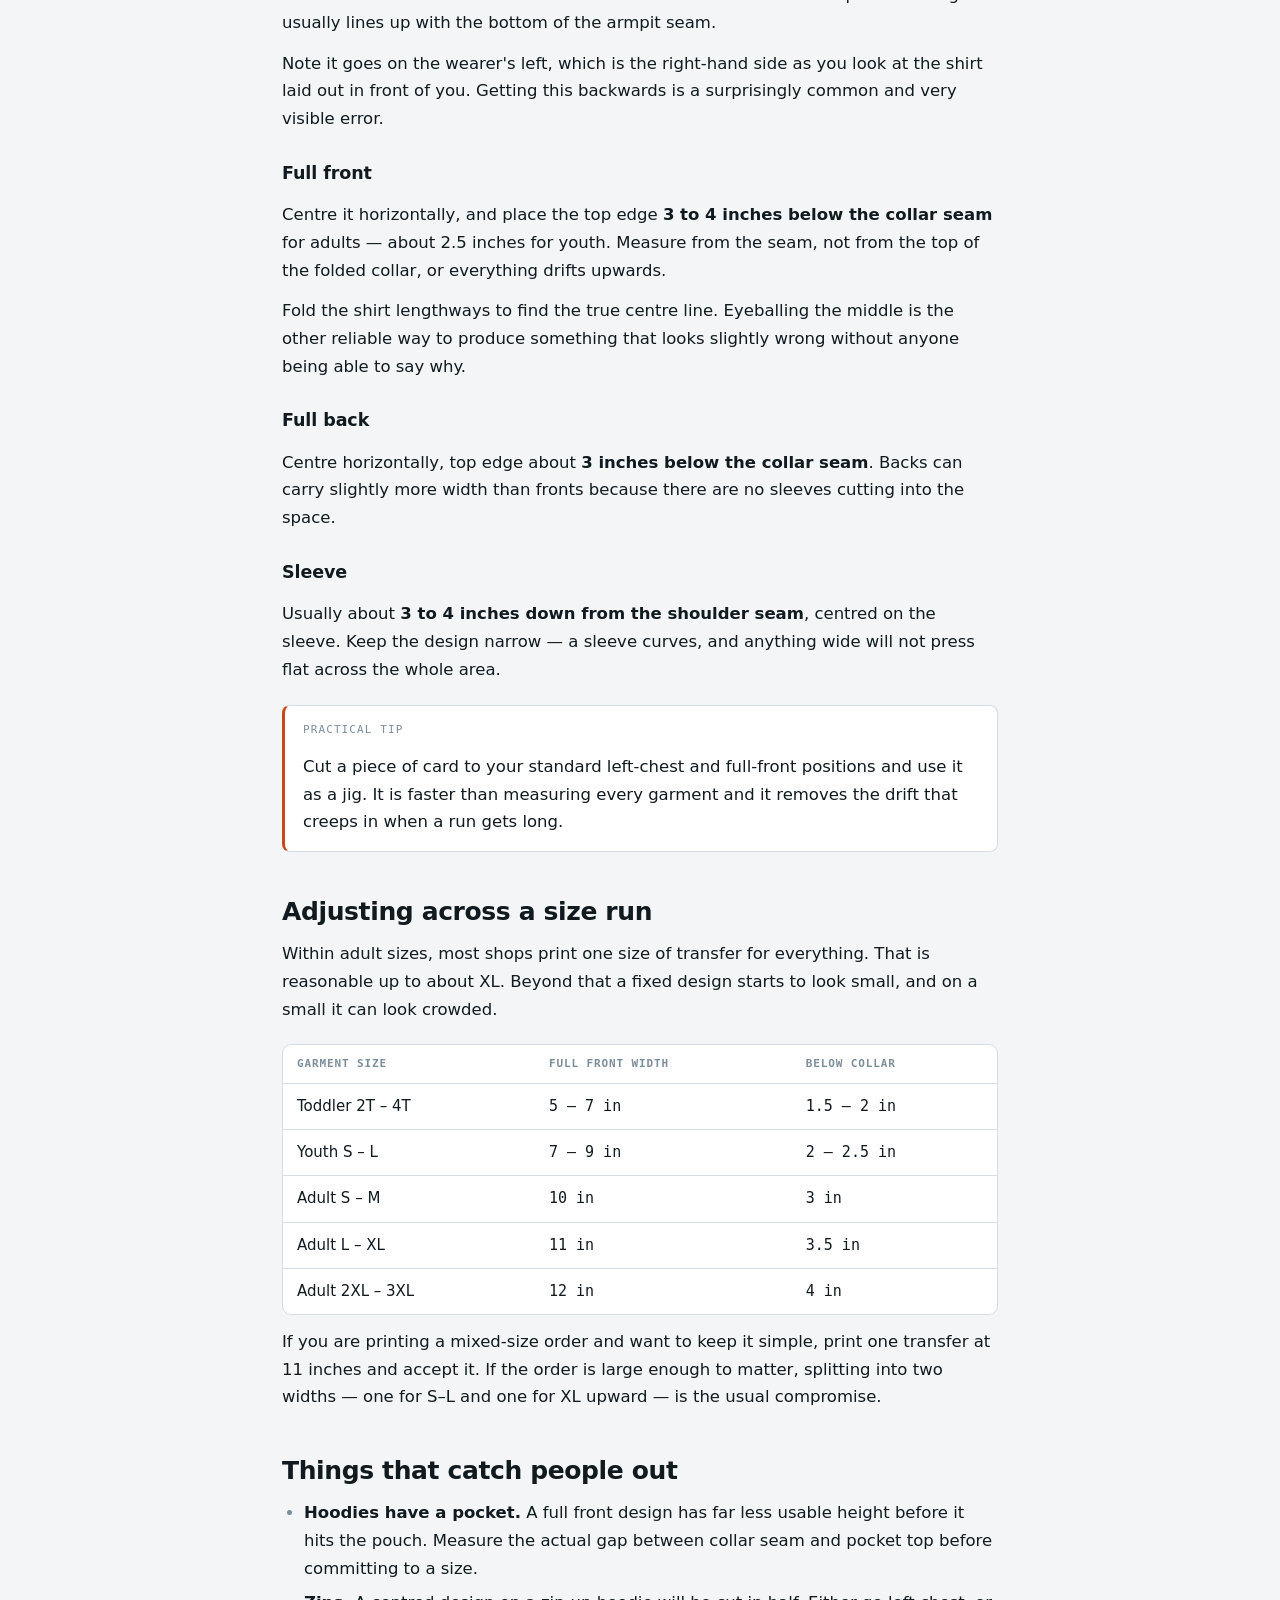
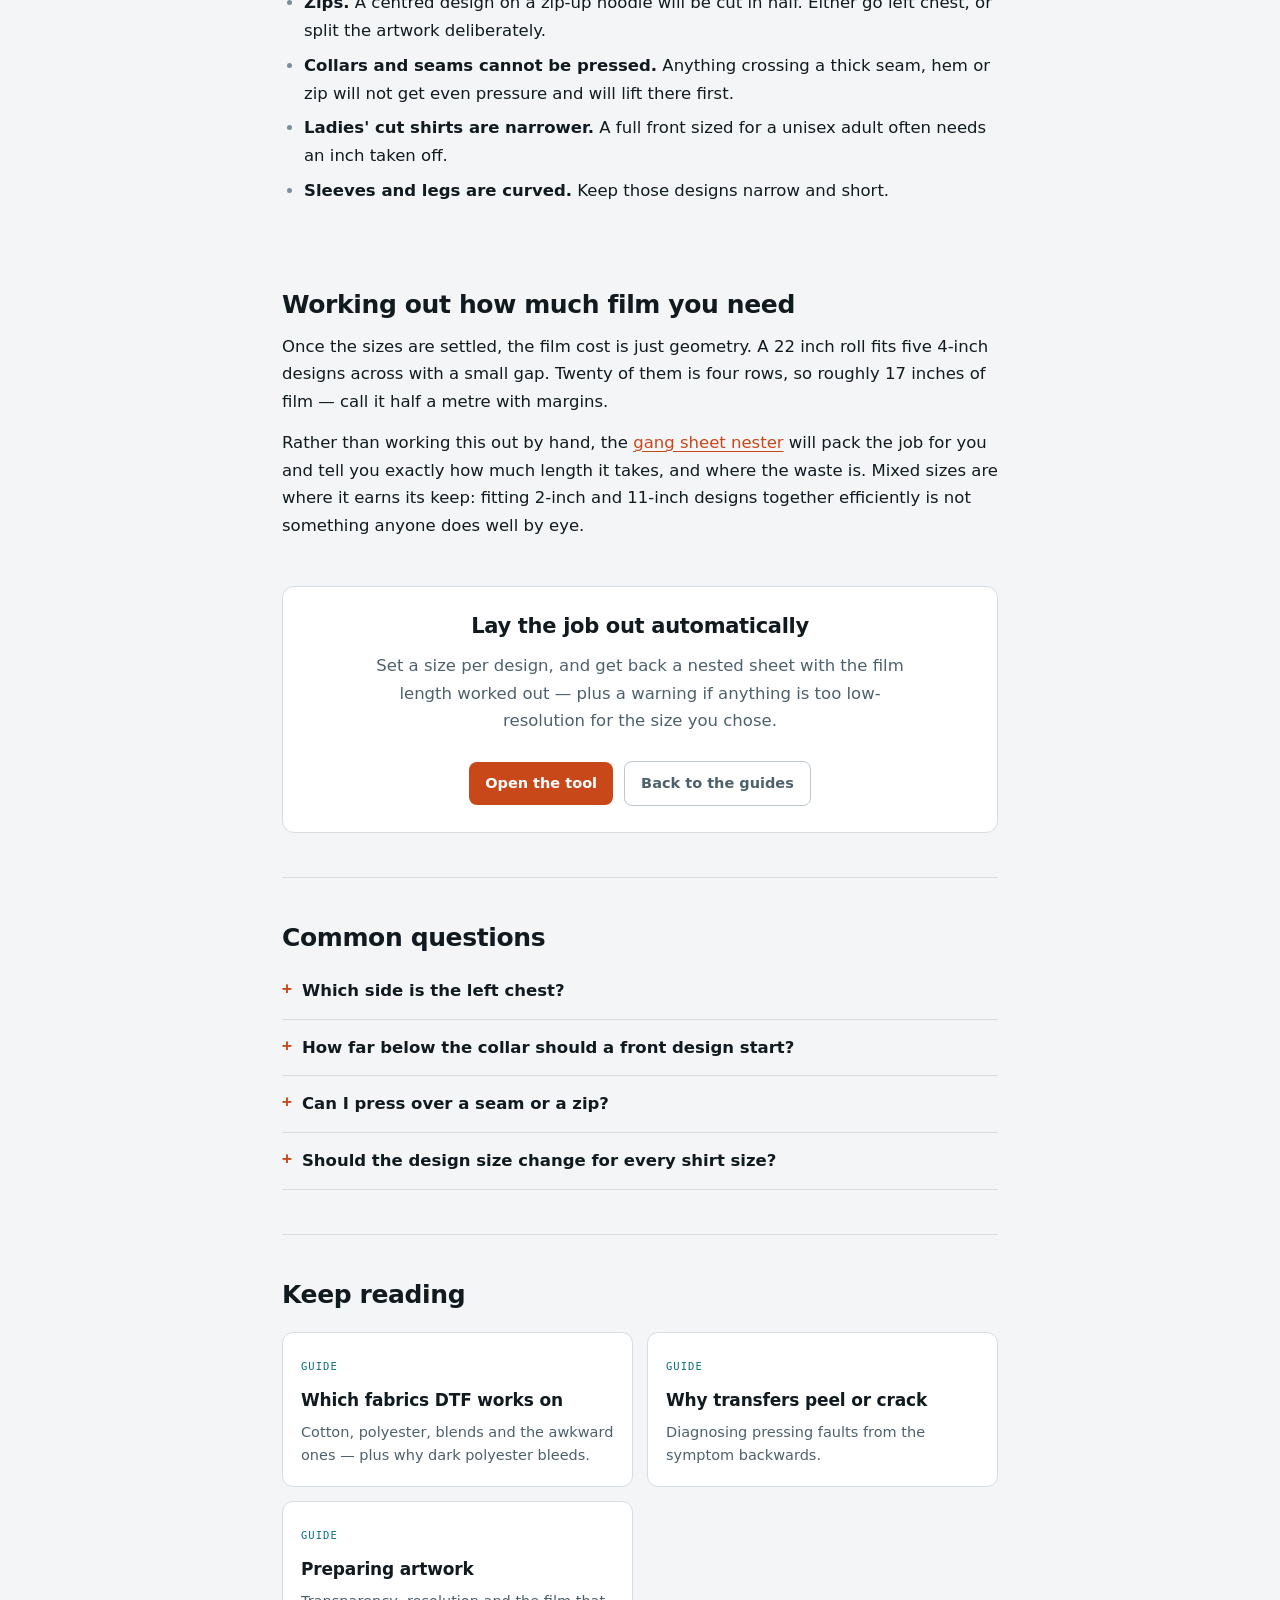
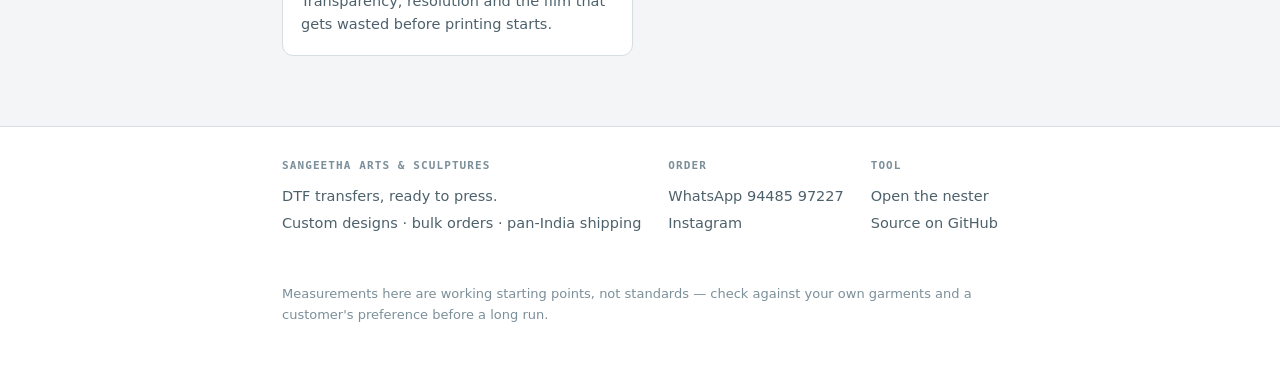
<file: sizes-and-placement.html>
<!doctype html>
<html lang="en">
<head>
<meta charset="utf-8">
<meta name="viewport" content="width=device-width, initial-scale=1">
<title>DTF print sizes and placement: a practical chart</title>
<meta name="description" content="How big a transfer should be and exactly where it goes — left chest, full front, back, sleeve and pocket — with measurements for adult, youth and toddler garments.">
<link rel="canonical" href="https://dhanud72.github.io/dtf-gang-sheet-nester/sizes-and-placement.html">
<link rel="stylesheet" href="./style.css">
</head>
<body>

<div class="top">
  <div class="wrap">
    <a class="logo" href="./"><span class="mark" aria-hidden="true"></span><b>Gang Sheet Nester</b></a>
    <nav>
      <a class="btn ghost" href="./">Guides</a>
      <a class="btn" href="./tool.html">Open the tool</a>
    </nav>
  </div>
</div>

<div class="wrap">

<p class="crumb"><a href="./">Guides</a> → Sizes and placement</p>

<header class="hero" style="padding-top:26px">
  <div class="eyebrow">Guide</div>
  <h1>Print sizes and placement, with the actual numbers</h1>
  <p class="standfirst">
    Two things make a printed garment look professional rather than homemade: the design is
    the right size, and it sits in the right place. Both are just measurements, and both are
    easy to get wrong by an inch or two.
  </p>
</header>

<div class="rule"></div>

<main>

<section>
  <h2>Start from the garment, not the artwork</h2>
  <p>
    The most common mistake is scaling a design to whatever looks right on screen. A screen
    has no size. A t-shirt does, and it changes with every size in the run — a design that fills
    the chest of a small looks stranded on a 2XL.
  </p>
  <p>
    The practical approach is to fix the size by <em>position</em> first — left chest, full
    front, back — and then adjust for garment size only where it matters. Most shops print
    one size across S to XL and a reduced version for youth and toddler.
  </p>
</section>

<section>
  <h2>Standard sizes by position</h2>
  <p>
    Widths below are for the printed design, not the transfer film. Height follows whatever
    your artwork's proportions are — you set the width and let the design take the height it
    needs.
  </p>

  <div class="tbl">
    <table>
      <thead>
        <tr><th>Position</th><th>Adult width</th><th>Youth width</th><th>Toddler width</th></tr>
      </thead>
      <tbody>
        <tr><td>Left chest</td><td class="num">3.5 – 4 in</td><td class="num">3 – 3.5 in</td><td class="num">2.5 – 3 in</td></tr>
        <tr><td>Full front</td><td class="num">10 – 12 in</td><td class="num">7 – 9 in</td><td class="num">5 – 7 in</td></tr>
        <tr><td>Full back</td><td class="num">11 – 12 in</td><td class="num">8 – 10 in</td><td class="num">6 – 7 in</td></tr>
        <tr><td>Upper back yoke</td><td class="num">10 – 12 in</td><td class="num">8 – 9 in</td><td class="num">6 in</td></tr>
        <tr><td>Sleeve</td><td class="num">2.5 – 3.5 in</td><td class="num">2 – 2.5 in</td><td class="num">1.5 – 2 in</td></tr>
        <tr><td>Neck label</td><td class="num">2 – 3 in</td><td class="num">2 in</td><td class="num">1.5 – 2 in</td></tr>
        <tr><td>Trouser leg / hip</td><td class="num">3 – 4 in</td><td class="num">2.5 – 3 in</td><td class="num">2 in</td></tr>
      </tbody>
    </table>
  </div>

  <p>
    If a customer gives you no guidance at all, <strong>4 inches for a left chest and
    11 inches for a full front</strong> will look right on the overwhelming majority of adult
    shirts. Those two numbers cover most orders.
  </p>
</section>

<div class="adslot"></div>

<section>
  <h2>Where exactly it goes</h2>

  <h3>Left chest</h3>
  <p>
    Measure roughly <strong>7 to 9 inches down from the shoulder seam</strong> and about
    <strong>4 inches in from the centre of the collar</strong>. A useful shortcut: the top of
    the design usually lines up with the bottom of the armpit seam.
  </p>
  <p>
    Note it goes on the wearer's left, which is the right-hand side as you look at the shirt
    laid out in front of you. Getting this backwards is a surprisingly common and very
    visible error.
  </p>

  <h3>Full front</h3>
  <p>
    Centre it horizontally, and place the top edge <strong>3 to 4 inches below the collar
    seam</strong> for adults — about 2.5 inches for youth. Measure from the seam, not from the
    top of the folded collar, or everything drifts upwards.
  </p>
  <p>
    Fold the shirt lengthways to find the true centre line. Eyeballing the middle is the other
    reliable way to produce something that looks slightly wrong without anyone being able to
    say why.
  </p>

  <h3>Full back</h3>
  <p>
    Centre horizontally, top edge about <strong>3 inches below the collar seam</strong>. Backs
    can carry slightly more width than fronts because there are no sleeves cutting into the
    space.
  </p>

  <h3>Sleeve</h3>
  <p>
    Usually about <strong>3 to 4 inches down from the shoulder seam</strong>, centred on the
    sleeve. Keep the design narrow — a sleeve curves, and anything wide will not press flat
    across the whole area.
  </p>

  <div class="callout">
    <p class="lbl">Practical tip</p>
    <p>
      Cut a piece of card to your standard left-chest and full-front positions and use it as a
      jig. It is faster than measuring every garment and it removes the drift that creeps in
      when a run gets long.
    </p>
  </div>
</section>

<section>
  <h2>Adjusting across a size run</h2>
  <p>
    Within adult sizes, most shops print one size of transfer for everything. That is
    reasonable up to about XL. Beyond that a fixed design starts to look small, and on a
    small it can look crowded.
  </p>

  <div class="tbl">
    <table>
      <thead>
        <tr><th>Garment size</th><th>Full front width</th><th>Below collar</th></tr>
      </thead>
      <tbody>
        <tr><td>Toddler 2T – 4T</td><td class="num">5 – 7 in</td><td class="num">1.5 – 2 in</td></tr>
        <tr><td>Youth S – L</td><td class="num">7 – 9 in</td><td class="num">2 – 2.5 in</td></tr>
        <tr><td>Adult S – M</td><td class="num">10 in</td><td class="num">3 in</td></tr>
        <tr><td>Adult L – XL</td><td class="num">11 in</td><td class="num">3.5 in</td></tr>
        <tr><td>Adult 2XL – 3XL</td><td class="num">12 in</td><td class="num">4 in</td></tr>
      </tbody>
    </table>
  </div>

  <p>
    If you are printing a mixed-size order and want to keep it simple, print one transfer at
    11 inches and accept it. If the order is large enough to matter, splitting into two widths
    — one for S–L and one for XL upward — is the usual compromise.
  </p>
</section>

<section>
  <h2>Things that catch people out</h2>
  <ul>
    <li>
      <strong>Hoodies have a pocket.</strong> A full front design has far less usable height
      before it hits the pouch. Measure the actual gap between collar seam and pocket top
      before committing to a size.
    </li>
    <li>
      <strong>Zips.</strong> A centred design on a zip-up hoodie will be cut in half. Either
      go left chest, or split the artwork deliberately.
    </li>
    <li>
      <strong>Collars and seams cannot be pressed.</strong> Anything crossing a thick seam,
      hem or zip will not get even pressure and will lift there first.
    </li>
    <li>
      <strong>Ladies' cut shirts are narrower.</strong> A full front sized for a unisex adult
      often needs an inch taken off.
    </li>
    <li>
      <strong>Sleeves and legs are curved.</strong> Keep those designs narrow and short.
    </li>
  </ul>
</section>

<div class="adslot"></div>

<section>
  <h2>Working out how much film you need</h2>
  <p>
    Once the sizes are settled, the film cost is just geometry. A 22 inch roll fits five
    4-inch designs across with a small gap. Twenty of them is four rows, so roughly 17 inches
    of film — call it half a metre with margins.
  </p>
  <p>
    Rather than working this out by hand, the
    <a href="./tool.html">gang sheet nester</a> will pack the job for you and tell you exactly
    how much length it takes, and where the waste is. Mixed sizes are where it earns its keep:
    fitting 2-inch and 11-inch designs together efficiently is not something anyone does well
    by eye.
  </p>

  <div class="endcta">
    <h2>Lay the job out automatically</h2>
    <p>
      Set a size per design, and get back a nested sheet with the film length worked out —
      plus a warning if anything is too low-resolution for the size you chose.
    </p>
    <div class="cta-row" style="justify-content:center">
      <a class="btn" href="./tool.html">Open the tool</a>
      <a class="btn ghost" href="./">Back to the guides</a>
    </div>
  </div>
</section>

<div class="rule"></div>

<section>
  <h2>Common questions</h2>
  <div class="faq">
    <details>
      <summary>Which side is the left chest?</summary>
      <p>The wearer's left, which appears on the right as you look at the shirt laid out facing you. If you are unsure, imagine putting the shirt on — the design sits over the heart.</p>
    </details>
    <details>
      <summary>How far below the collar should a front design start?</summary>
      <p>About 3 inches on adult sizes, 2 to 2.5 on youth. Measure from the collar seam rather than the top edge of the collar, or the design creeps up and looks like it is climbing towards the neck.</p>
    </details>
    <details>
      <summary>Can I press over a seam or a zip?</summary>
      <p>Not reliably. Raised areas take all the pressure and the flat areas around them get very little, so the transfer bonds unevenly and lifts at the edges. Keep designs clear of seams, hems and zips.</p>
    </details>
    <details>
      <summary>Should the design size change for every shirt size?</summary>
      <p>Not usually within adult S to XL — one size works. It is worth a second, larger version for 2XL and above, and a genuinely smaller one for youth and toddler, where a full-size adult print simply will not fit.</p>
    </details>
  </div>
</section>

<div class="rule"></div>

<section>
  <h2>Keep reading</h2>
  <div class="cards">
    <a class="card" href="./fabrics.html">
      <span class="k">Guide</span>
      <h3>Which fabrics DTF works on</h3>
      <p>Cotton, polyester, blends and the awkward ones — plus why dark polyester bleeds.</p>
    </a>
    <a class="card" href="./troubleshooting.html">
      <span class="k">Guide</span>
      <h3>Why transfers peel or crack</h3>
      <p>Diagnosing pressing faults from the symptom backwards.</p>
    </a>
    <a class="card" href="./">
      <span class="k">Guide</span>
      <h3>Preparing artwork</h3>
      <p>Transparency, resolution and the film that gets wasted before printing starts.</p>
    </a>
  </div>
</section>

</main>
</div>

<footer>
  <div class="wrap">
    <div class="fcol">
      <h4>Sangeetha Arts &amp; Sculptures</h4>
      <p>DTF transfers, ready to press.</p>
      <p>Custom designs · bulk orders · pan-India shipping</p>
    </div>
    <div class="fcol">
      <h4>Order</h4>
      <a href="https://wa.me/919448597227">WhatsApp 94485 97227</a>
      <a href="https://instagram.com/sangeethaartandsculptures">Instagram</a>
    </div>
    <div class="fcol">
      <h4>Tool</h4>
      <a href="./tool.html">Open the nester</a>
      <a href="https://github.com/dhanud72/dtf-gang-sheet-nester">Source on GitHub</a>
    </div>
    <p class="fine">
      Measurements here are working starting points, not standards — check against your own
      garments and a customer's preference before a long run.
    </p>
  </div>
</footer>

<script src="./ads.js"></script>
</body>
</html>
</file>
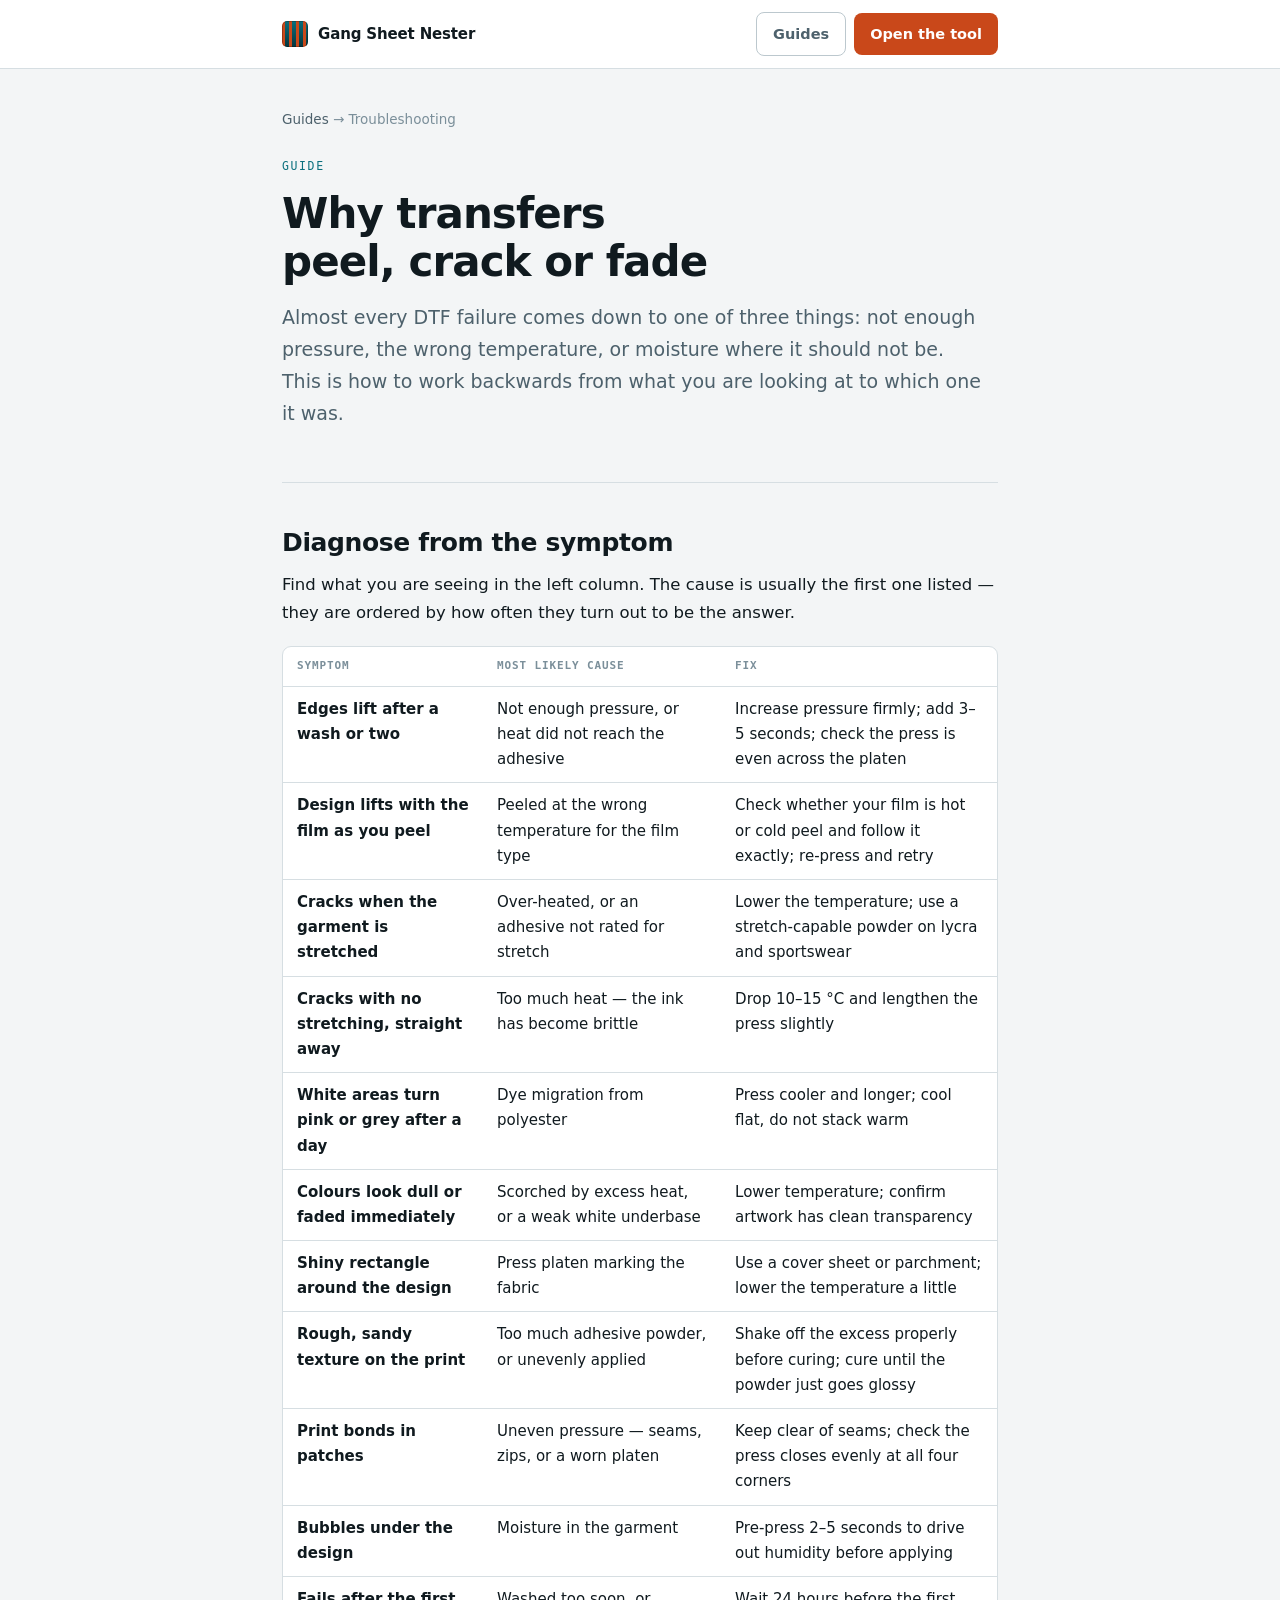
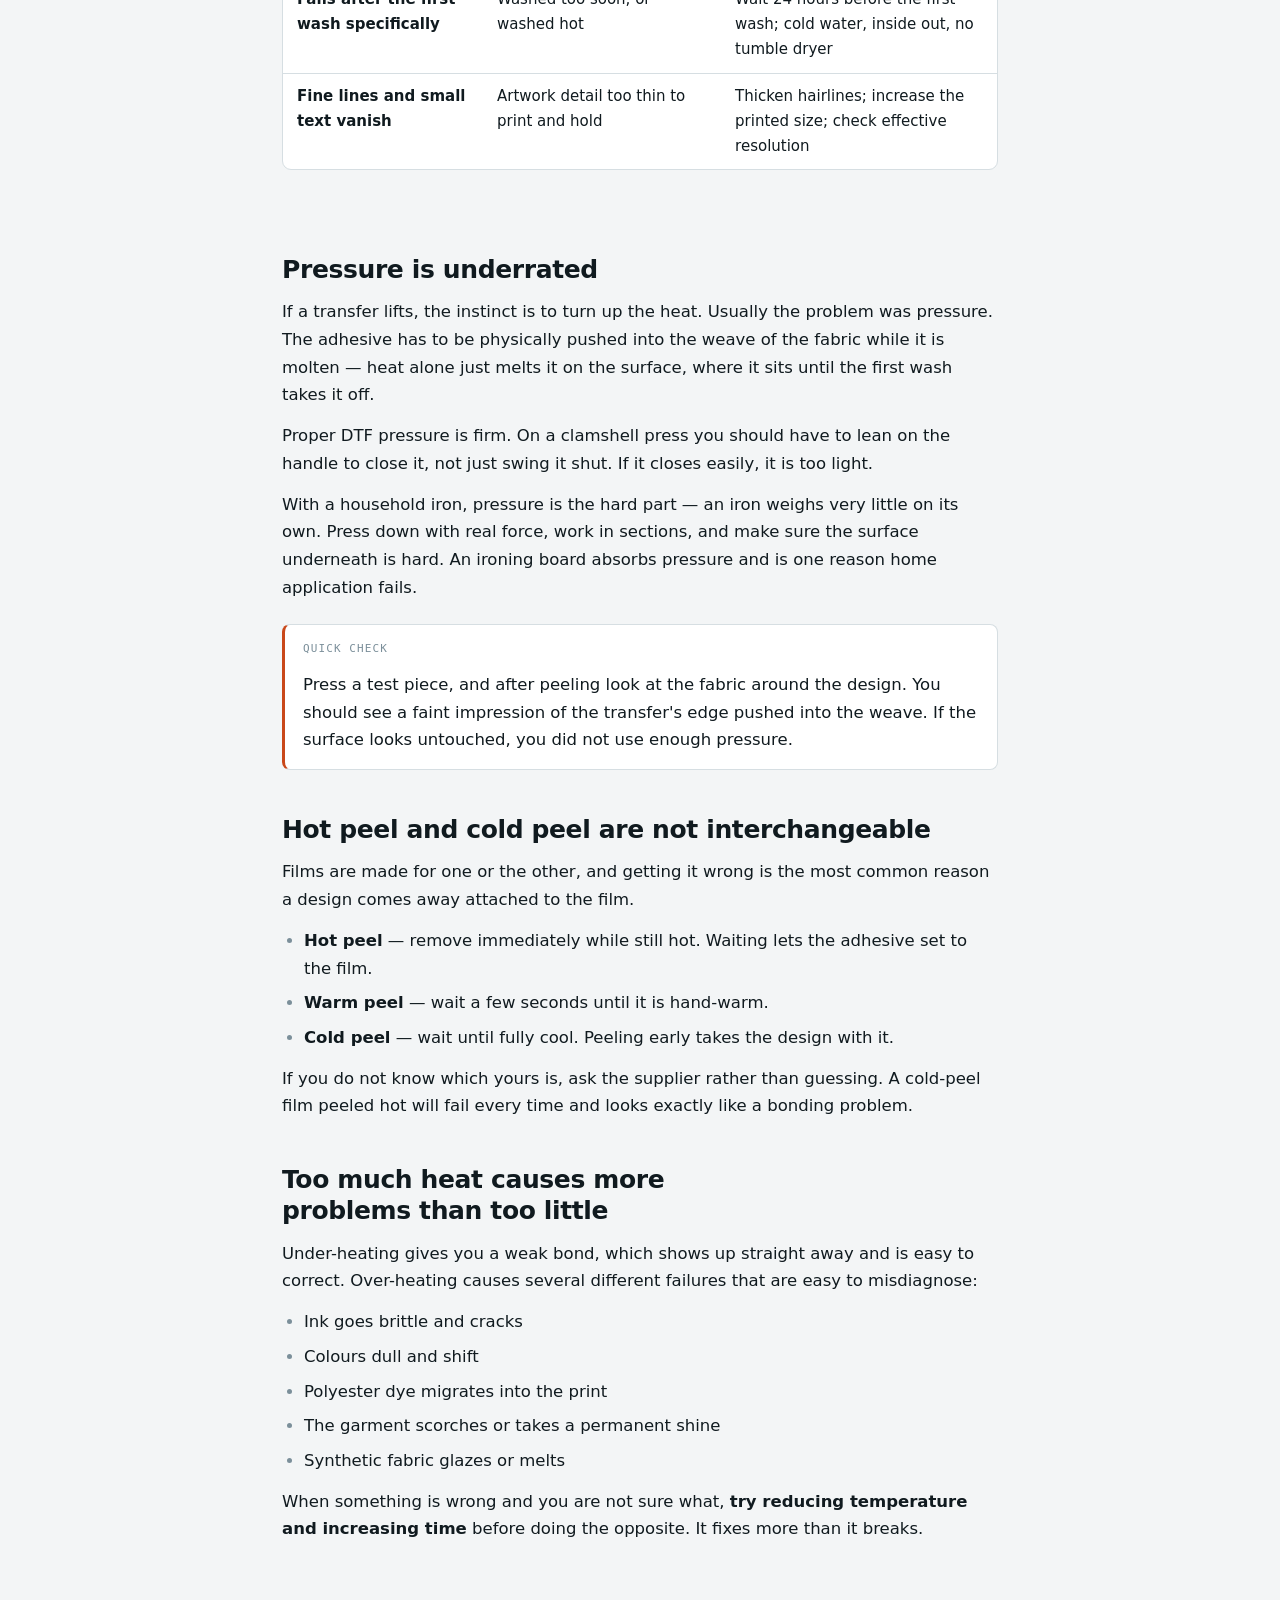
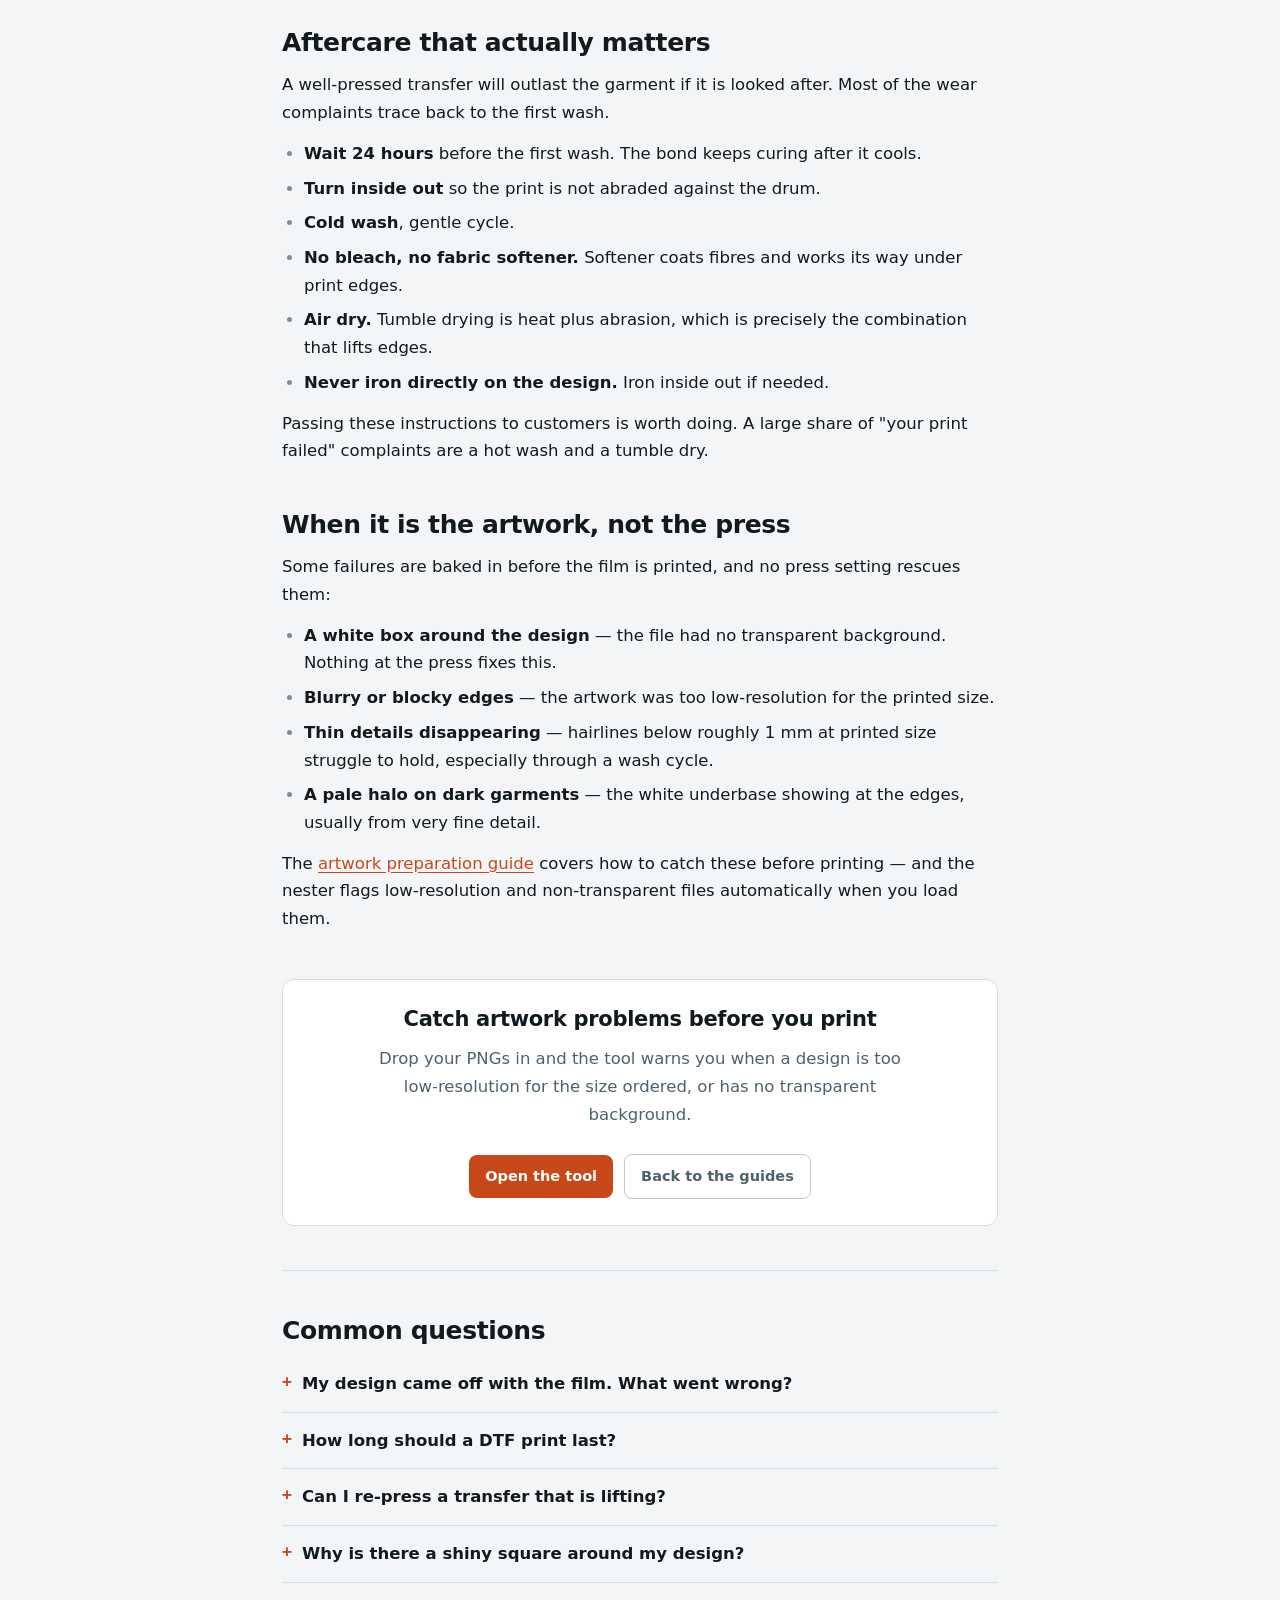
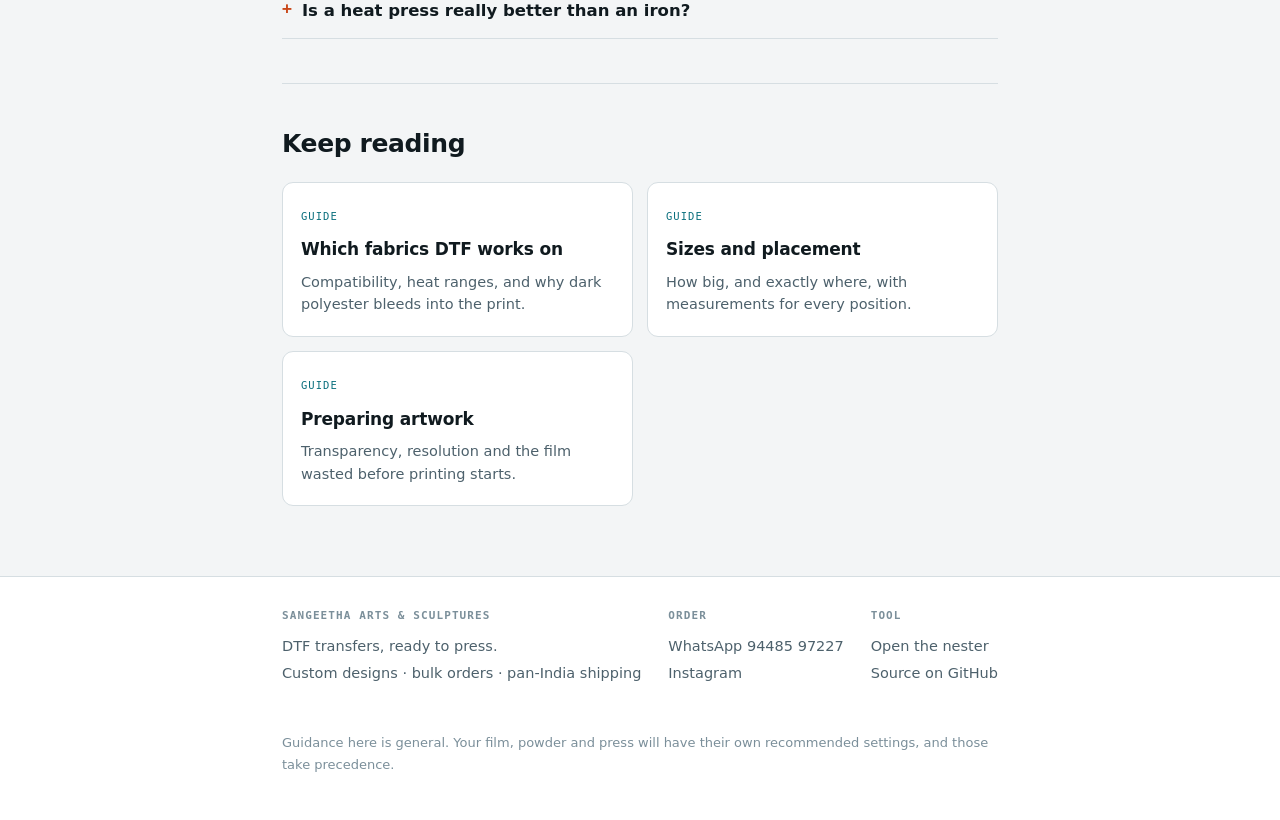
<file: troubleshooting.html>
<!doctype html>
<html lang="en">
<head>
<meta charset="utf-8">
<meta name="viewport" content="width=device-width, initial-scale=1">
<title>Why DTF transfers peel, crack or fade — and how to fix it</title>
<meta name="description" content="Diagnose DTF pressing faults from the symptom backwards: lifting edges, cracking, dull colour, shiny boxes, powder texture and wash failures, with the cause and fix for each.">
<link rel="canonical" href="https://dhanud72.github.io/dtf-gang-sheet-nester/troubleshooting.html">
<link rel="stylesheet" href="./style.css">
</head>
<body>

<div class="top">
  <div class="wrap">
    <a class="logo" href="./"><span class="mark" aria-hidden="true"></span><b>Gang Sheet Nester</b></a>
    <nav>
      <a class="btn ghost" href="./">Guides</a>
      <a class="btn" href="./tool.html">Open the tool</a>
    </nav>
  </div>
</div>

<div class="wrap">

<p class="crumb"><a href="./">Guides</a> → Troubleshooting</p>

<header class="hero" style="padding-top:26px">
  <div class="eyebrow">Guide</div>
  <h1>Why transfers peel, crack or fade</h1>
  <p class="standfirst">
    Almost every DTF failure comes down to one of three things: not enough pressure, the wrong
    temperature, or moisture where it should not be. This is how to work backwards from what
    you are looking at to which one it was.
  </p>
</header>

<div class="rule"></div>

<main>

<section>
  <h2>Diagnose from the symptom</h2>
  <p>
    Find what you are seeing in the left column. The cause is usually the first one listed —
    they are ordered by how often they turn out to be the answer.
  </p>

  <div class="tbl">
    <table>
      <thead>
        <tr><th>Symptom</th><th>Most likely cause</th><th>Fix</th></tr>
      </thead>
      <tbody>
        <tr>
          <td><strong>Edges lift after a wash or two</strong></td>
          <td>Not enough pressure, or heat did not reach the adhesive</td>
          <td>Increase pressure firmly; add 3–5 seconds; check the press is even across the platen</td>
        </tr>
        <tr>
          <td><strong>Design lifts with the film as you peel</strong></td>
          <td>Peeled at the wrong temperature for the film type</td>
          <td>Check whether your film is hot or cold peel and follow it exactly; re-press and retry</td>
        </tr>
        <tr>
          <td><strong>Cracks when the garment is stretched</strong></td>
          <td>Over-heated, or an adhesive not rated for stretch</td>
          <td>Lower the temperature; use a stretch-capable powder on lycra and sportswear</td>
        </tr>
        <tr>
          <td><strong>Cracks with no stretching, straight away</strong></td>
          <td>Too much heat — the ink has become brittle</td>
          <td>Drop 10–15 °C and lengthen the press slightly</td>
        </tr>
        <tr>
          <td><strong>White areas turn pink or grey after a day</strong></td>
          <td>Dye migration from polyester</td>
          <td>Press cooler and longer; cool flat, do not stack warm</td>
        </tr>
        <tr>
          <td><strong>Colours look dull or faded immediately</strong></td>
          <td>Scorched by excess heat, or a weak white underbase</td>
          <td>Lower temperature; confirm artwork has clean transparency</td>
        </tr>
        <tr>
          <td><strong>Shiny rectangle around the design</strong></td>
          <td>Press platen marking the fabric</td>
          <td>Use a cover sheet or parchment; lower the temperature a little</td>
        </tr>
        <tr>
          <td><strong>Rough, sandy texture on the print</strong></td>
          <td>Too much adhesive powder, or unevenly applied</td>
          <td>Shake off the excess properly before curing; cure until the powder just goes glossy</td>
        </tr>
        <tr>
          <td><strong>Print bonds in patches</strong></td>
          <td>Uneven pressure — seams, zips, or a worn platen</td>
          <td>Keep clear of seams; check the press closes evenly at all four corners</td>
        </tr>
        <tr>
          <td><strong>Bubbles under the design</strong></td>
          <td>Moisture in the garment</td>
          <td>Pre-press 2–5 seconds to drive out humidity before applying</td>
        </tr>
        <tr>
          <td><strong>Fails after the first wash specifically</strong></td>
          <td>Washed too soon, or washed hot</td>
          <td>Wait 24 hours before the first wash; cold water, inside out, no tumble dryer</td>
        </tr>
        <tr>
          <td><strong>Fine lines and small text vanish</strong></td>
          <td>Artwork detail too thin to print and hold</td>
          <td>Thicken hairlines; increase the printed size; check effective resolution</td>
        </tr>
      </tbody>
    </table>
  </div>
</section>

<div class="adslot"></div>

<section>
  <h2>Pressure is underrated</h2>
  <p>
    If a transfer lifts, the instinct is to turn up the heat. Usually the problem was pressure.
    The adhesive has to be physically pushed into the weave of the fabric while it is molten —
    heat alone just melts it on the surface, where it sits until the first wash takes it off.
  </p>
  <p>
    Proper DTF pressure is firm. On a clamshell press you should have to lean on the handle to
    close it, not just swing it shut. If it closes easily, it is too light.
  </p>
  <p>
    With a household iron, pressure is the hard part — an iron weighs very little on its own.
    Press down with real force, work in sections, and make sure the surface underneath is
    hard. An ironing board absorbs pressure and is one reason home application fails.
  </p>

  <div class="callout">
    <p class="lbl">Quick check</p>
    <p>
      Press a test piece, and after peeling look at the fabric around the design. You should
      see a faint impression of the transfer's edge pushed into the weave. If the surface looks
      untouched, you did not use enough pressure.
    </p>
  </div>
</section>

<section>
  <h2>Hot peel and cold peel are not interchangeable</h2>
  <p>
    Films are made for one or the other, and getting it wrong is the most common reason a
    design comes away attached to the film.
  </p>
  <ul>
    <li><strong>Hot peel</strong> — remove immediately while still hot. Waiting lets the adhesive set to the film.</li>
    <li><strong>Warm peel</strong> — wait a few seconds until it is hand-warm.</li>
    <li><strong>Cold peel</strong> — wait until fully cool. Peeling early takes the design with it.</li>
  </ul>
  <p>
    If you do not know which yours is, ask the supplier rather than guessing. A cold-peel film
    peeled hot will fail every time and looks exactly like a bonding problem.
  </p>
</section>

<section>
  <h2>Too much heat causes more problems than too little</h2>
  <p>
    Under-heating gives you a weak bond, which shows up straight away and is easy to correct.
    Over-heating causes several different failures that are easy to misdiagnose:
  </p>
  <ul>
    <li>Ink goes brittle and cracks</li>
    <li>Colours dull and shift</li>
    <li>Polyester dye migrates into the print</li>
    <li>The garment scorches or takes a permanent shine</li>
    <li>Synthetic fabric glazes or melts</li>
  </ul>
  <p>
    When something is wrong and you are not sure what, <strong>try reducing temperature and
    increasing time</strong> before doing the opposite. It fixes more than it breaks.
  </p>
</section>

<div class="adslot"></div>

<section>
  <h2>Aftercare that actually matters</h2>
  <p>
    A well-pressed transfer will outlast the garment if it is looked after. Most of the wear
    complaints trace back to the first wash.
  </p>
  <ul>
    <li><strong>Wait 24 hours</strong> before the first wash. The bond keeps curing after it cools.</li>
    <li><strong>Turn inside out</strong> so the print is not abraded against the drum.</li>
    <li><strong>Cold wash</strong>, gentle cycle.</li>
    <li><strong>No bleach, no fabric softener.</strong> Softener coats fibres and works its way under print edges.</li>
    <li><strong>Air dry.</strong> Tumble drying is heat plus abrasion, which is precisely the combination that lifts edges.</li>
    <li><strong>Never iron directly on the design.</strong> Iron inside out if needed.</li>
  </ul>
  <p>
    Passing these instructions to customers is worth doing. A large share of "your print failed"
    complaints are a hot wash and a tumble dry.
  </p>
</section>

<section>
  <h2>When it is the artwork, not the press</h2>
  <p>
    Some failures are baked in before the film is printed, and no press setting rescues them:
  </p>
  <ul>
    <li><strong>A white box around the design</strong> — the file had no transparent background. Nothing at the press fixes this.</li>
    <li><strong>Blurry or blocky edges</strong> — the artwork was too low-resolution for the printed size.</li>
    <li><strong>Thin details disappearing</strong> — hairlines below roughly 1 mm at printed size struggle to hold, especially through a wash cycle.</li>
    <li><strong>A pale halo on dark garments</strong> — the white underbase showing at the edges, usually from very fine detail.</li>
  </ul>
  <p>
    The <a href="./">artwork preparation guide</a> covers how to catch these before printing —
    and the nester flags low-resolution and non-transparent files automatically when you load
    them.
  </p>

  <div class="endcta">
    <h2>Catch artwork problems before you print</h2>
    <p>
      Drop your PNGs in and the tool warns you when a design is too low-resolution for the size
      ordered, or has no transparent background.
    </p>
    <div class="cta-row" style="justify-content:center">
      <a class="btn" href="./tool.html">Open the tool</a>
      <a class="btn ghost" href="./">Back to the guides</a>
    </div>
  </div>
</section>

<div class="rule"></div>

<section>
  <h2>Common questions</h2>
  <div class="faq">
    <details>
      <summary>My design came off with the film. What went wrong?</summary>
      <p>Nearly always the peel timing. Check whether your film is hot, warm or cold peel and follow it precisely. If timing was right, the next suspects are insufficient pressure and not enough time under heat.</p>
    </details>
    <details>
      <summary>How long should a DTF print last?</summary>
      <p>Pressed properly and washed cold, it should comfortably outlast the garment — dozens of washes without visible change. A print failing within a handful of washes points to a pressing fault, not a material limit.</p>
    </details>
    <details>
      <summary>Can I re-press a transfer that is lifting?</summary>
      <p>Often yes, if it is caught early. Cover with parchment and press again at the correct settings with firm pressure. It works best when the cause was too little pressure or time; it will not rescue a print already cracked from over-heating.</p>
    </details>
    <details>
      <summary>Why is there a shiny square around my design?</summary>
      <p>The press platen has glazed the fabric — most common on polyester and dark colours. Use a cover sheet larger than the platen, and lower the temperature slightly. It sometimes relaxes after a wash, but prevention is easier.</p>
    </details>
    <details>
      <summary>Is a heat press really better than an iron?</summary>
      <p>For consistency, yes — it gives even pressure across the whole design and a known temperature. An iron works fine for one-offs and small runs if you press hard on a hard surface. For production volumes, uneven iron pressure becomes the main source of failures.</p>
    </details>
  </div>
</section>

<div class="rule"></div>

<section>
  <h2>Keep reading</h2>
  <div class="cards">
    <a class="card" href="./fabrics.html">
      <span class="k">Guide</span>
      <h3>Which fabrics DTF works on</h3>
      <p>Compatibility, heat ranges, and why dark polyester bleeds into the print.</p>
    </a>
    <a class="card" href="./sizes-and-placement.html">
      <span class="k">Guide</span>
      <h3>Sizes and placement</h3>
      <p>How big, and exactly where, with measurements for every position.</p>
    </a>
    <a class="card" href="./">
      <span class="k">Guide</span>
      <h3>Preparing artwork</h3>
      <p>Transparency, resolution and the film wasted before printing starts.</p>
    </a>
  </div>
</section>

</main>
</div>

<footer>
  <div class="wrap">
    <div class="fcol">
      <h4>Sangeetha Arts &amp; Sculptures</h4>
      <p>DTF transfers, ready to press.</p>
      <p>Custom designs · bulk orders · pan-India shipping</p>
    </div>
    <div class="fcol">
      <h4>Order</h4>
      <a href="https://wa.me/919448597227">WhatsApp 94485 97227</a>
      <a href="https://instagram.com/sangeethaartandsculptures">Instagram</a>
    </div>
    <div class="fcol">
      <h4>Tool</h4>
      <a href="./tool.html">Open the nester</a>
      <a href="https://github.com/dhanud72/dtf-gang-sheet-nester">Source on GitHub</a>
    </div>
    <p class="fine">
      Guidance here is general. Your film, powder and press will have their own recommended
      settings, and those take precedence.
    </p>
  </div>
</footer>

<script src="./ads.js"></script>
</body>
</html>
</file>
<file: style.css>
/* Shared styling for the DTF guides and the tool's landing pages. */
:root{
  --bg:#f3f5f6; --surface:#fff; --surface-2:#eef2f3; --line:#d6dee2; --line-2:#bcc8ce;
  --text:#101a1f; --dim:#4d616c; --faint:#7b8f9a;
  --accent:#c9481a; --cyan:#0a6f7d;
  --good:#17703f; --warn:#8a5600; --bad:#a82c22;
  --ui:system-ui,"Segoe UI",Roboto,sans-serif;
  --mono:ui-monospace,"Cascadia Mono",Consolas,"DejaVu Sans Mono",monospace;
}
@media (prefers-color-scheme:dark){
  :root{
    --bg:#0c1114; --surface:#141c21; --surface-2:#1b262c; --line:#26343c; --line-2:#3a4d58;
    --text:#e6edf1; --dim:#9bb0bb; --faint:#6d838f;
    --accent:#ff7a45; --cyan:#3fc2d4; --good:#42d07d; --warn:#e0a63a; --bad:#ff6f60;
  }
}
:root[data-theme="light"]{
  --bg:#f3f5f6; --surface:#fff; --surface-2:#eef2f3; --line:#d6dee2; --line-2:#bcc8ce;
  --text:#101a1f; --dim:#4d616c; --faint:#7b8f9a;
  --accent:#c9481a; --cyan:#0a6f7d;
  --good:#17703f; --warn:#8a5600; --bad:#a82c22;
}
:root[data-theme="dark"]{
  --bg:#0c1114; --surface:#141c21; --surface-2:#1b262c; --line:#26343c; --line-2:#3a4d58;
  --text:#e6edf1; --dim:#9bb0bb; --faint:#6d838f;
  --accent:#ff7a45; --cyan:#3fc2d4; --good:#42d07d; --warn:#e0a63a; --bad:#ff6f60;
}
*{box-sizing:border-box}
body{margin:0;background:var(--bg);color:var(--text);font-family:var(--ui);font-size:16.5px;line-height:1.68;-webkit-font-smoothing:antialiased}
h1,h2,h3,p,ul,ol,figure,table{margin:0}
a{color:var(--accent);text-underline-offset:3px}
a:hover{text-decoration-thickness:2px}
:focus-visible{outline:2px solid var(--accent);outline-offset:3px;border-radius:3px}

.wrap{max-width:760px;margin:0 auto;padding:0 22px}

/* ---- header ---- */
.top{border-bottom:1px solid var(--line);background:var(--surface);position:sticky;top:0;z-index:9}
.top .wrap{display:flex;align-items:center;gap:14px;padding-top:12px;padding-bottom:12px}
.logo{display:flex;align-items:center;gap:10px;text-decoration:none;color:inherit;min-width:0}
.mark{width:26px;height:26px;border-radius:5px;flex:none;
  background:repeating-linear-gradient(90deg,var(--accent) 0 3px,transparent 3px 7px),
             linear-gradient(180deg,var(--cyan),#04343c);
  box-shadow:inset 0 0 0 1px rgba(0,0,0,.25)}
.logo b{font-size:15px;font-weight:650;letter-spacing:-.01em;white-space:nowrap}
.top nav{margin-left:auto;display:flex;gap:8px;align-items:center}
.btn{display:inline-block;background:var(--accent);color:#fff;text-decoration:none;
  padding:9px 16px;border-radius:8px;font-weight:600;font-size:14.5px;white-space:nowrap}
.btn:hover{filter:brightness(1.08)}
.btn.ghost{background:transparent;color:var(--dim);border:1px solid var(--line-2);font-weight:550}
.btn.ghost:hover{color:var(--text);filter:none;border-color:var(--faint)}
@media (max-width:620px){ .top nav .ghost{display:none} }

/* ---- article furniture ---- */
header.hero{padding:54px 0 8px}
.eyebrow{font-family:var(--mono);font-size:11.5px;letter-spacing:.14em;text-transform:uppercase;color:var(--cyan);margin-bottom:14px}
h1{font-size:clamp(28px,5.2vw,42px);line-height:1.14;letter-spacing:-.022em;font-weight:700;text-wrap:balance}
.standfirst{font-size:19px;color:var(--dim);margin-top:16px;text-wrap:pretty}
.cta-row{display:flex;gap:11px;flex-wrap:wrap;align-items:center;margin-top:26px}
.cta-note{font-size:13.5px;color:var(--faint)}
.crumb{font-size:13.5px;color:var(--faint);padding-top:26px}
.crumb a{color:var(--dim);text-decoration:none}
.crumb a:hover{color:var(--accent)}

main{padding-bottom:60px}
section{padding-top:44px}
h2{font-size:25px;line-height:1.25;letter-spacing:-.015em;margin-bottom:6px;text-wrap:balance}
h3{font-size:17.5px;margin-top:26px;margin-bottom:4px;letter-spacing:-.005em}
p{margin-top:13px}
ul,ol{margin-top:13px;padding-left:22px}
li{margin-top:7px}
li::marker{color:var(--faint)}
strong{font-weight:650}
code{font-family:var(--mono);font-size:.88em;background:var(--surface-2);padding:1px 5px;border-radius:4px;border:1px solid var(--line)}
.rule{height:1px;background:var(--line);margin-top:44px}

.callout{margin-top:22px;background:var(--surface);border:1px solid var(--line);
  border-left:3px solid var(--accent);border-radius:8px;padding:15px 18px}
.callout p:first-child{margin-top:0}
.callout.warn{border-left-color:var(--warn)}
.callout.bad{border-left-color:var(--bad)}
.callout .lbl{font-family:var(--mono);font-size:11px;letter-spacing:.1em;text-transform:uppercase;color:var(--faint)}

.tbl{margin-top:20px;overflow-x:auto;border:1px solid var(--line);border-radius:9px;background:var(--surface)}
table{border-collapse:collapse;width:100%;font-size:15px}
th,td{text-align:left;padding:10px 14px;border-bottom:1px solid var(--line);vertical-align:top}
tr:last-child td{border-bottom:0}
th{font-family:var(--mono);font-size:11px;letter-spacing:.08em;text-transform:uppercase;color:var(--faint);font-weight:600;white-space:nowrap}
td.num{font-family:var(--mono);font-variant-numeric:tabular-nums;white-space:nowrap}
.ok{color:var(--good);font-weight:600}
.no{color:var(--bad);font-weight:600}
.mid{color:var(--warn);font-weight:600}

.steps{counter-reset:s;list-style:none;padding-left:0;margin-top:18px}
.steps li{counter-increment:s;position:relative;padding-left:40px;margin-top:15px}
.steps li::before{content:counter(s);position:absolute;left:0;top:1px;width:26px;height:26px;border-radius:50%;
  background:var(--surface-2);border:1px solid var(--line-2);color:var(--dim);
  font-family:var(--mono);font-size:12px;display:grid;place-items:center;font-weight:600}
.steps li::marker{content:none}

.faq{margin-top:10px}
details{border-bottom:1px solid var(--line);padding:14px 0}
summary{cursor:pointer;font-weight:600;font-size:16.5px;list-style:none;display:flex;gap:10px;align-items:flex-start}
summary::-webkit-details-marker{display:none}
summary::before{content:'+';font-family:var(--mono);color:var(--accent);font-weight:700;flex:none;line-height:1.5}
details[open] summary::before{content:'\2013'}
details p{margin-top:10px;padding-left:20px;color:var(--dim)}

.adslot{margin-top:40px;display:flex;justify-content:center;min-height:0}
.adslot ins{display:block;width:100%}

.endcta{margin-top:46px;background:var(--surface);border:1px solid var(--line);border-radius:12px;
  padding:26px 24px;text-align:center}
.endcta h2{font-size:21px}
.endcta p{color:var(--dim);max-width:52ch;margin-left:auto;margin-right:auto}

/* ---- guide cards ---- */
.cards{display:grid;grid-template-columns:repeat(auto-fit,minmax(232px,1fr));gap:14px;margin-top:22px}
.card{display:block;text-decoration:none;color:inherit;background:var(--surface);
  border:1px solid var(--line);border-radius:11px;padding:18px 18px 20px;transition:border-color .14s,transform .14s}
.card:hover{border-color:var(--accent);transform:translateY(-2px)}
.card .k{font-family:var(--mono);font-size:10.5px;letter-spacing:.1em;text-transform:uppercase;color:var(--cyan)}
.card h3{font-size:17px;margin:7px 0 0;letter-spacing:-.01em}
.card p{font-size:14.5px;color:var(--dim);margin-top:7px;line-height:1.55}

/* ---- footer ---- */
footer{border-top:1px solid var(--line);background:var(--surface);padding:30px 0 44px;margin-top:10px}
footer .wrap{display:flex;flex-wrap:wrap;gap:20px;justify-content:space-between}
.fcol h4{font-family:var(--mono);font-size:11px;letter-spacing:.1em;text-transform:uppercase;color:var(--faint);margin:0 0 8px;font-weight:600}
.fcol p,.fcol a{font-size:14.5px;color:var(--dim);margin:3px 0;display:block;text-decoration:none}
.fcol a:hover{color:var(--accent)}
.fine{font-size:13px;color:var(--faint);margin-top:24px;width:100%}
@media (prefers-reduced-motion:reduce){*{transition:none!important}}
</file>
